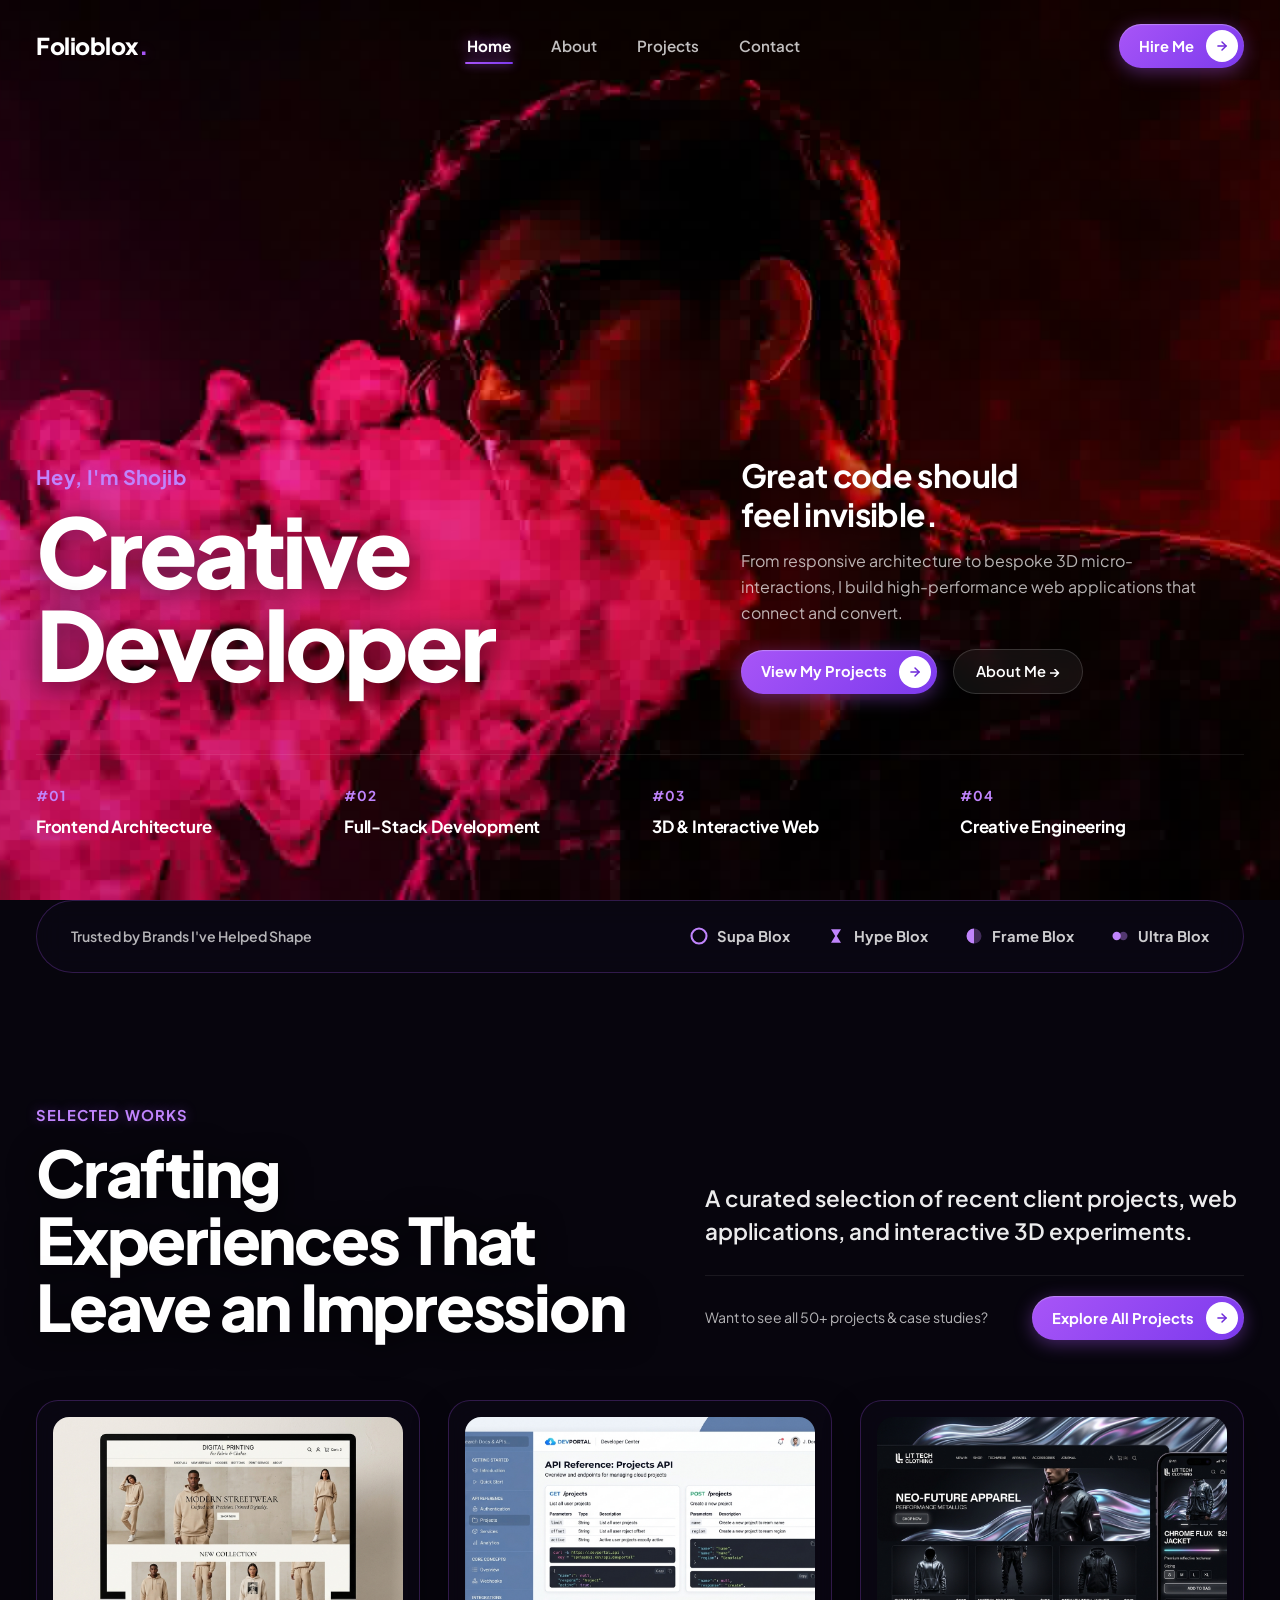
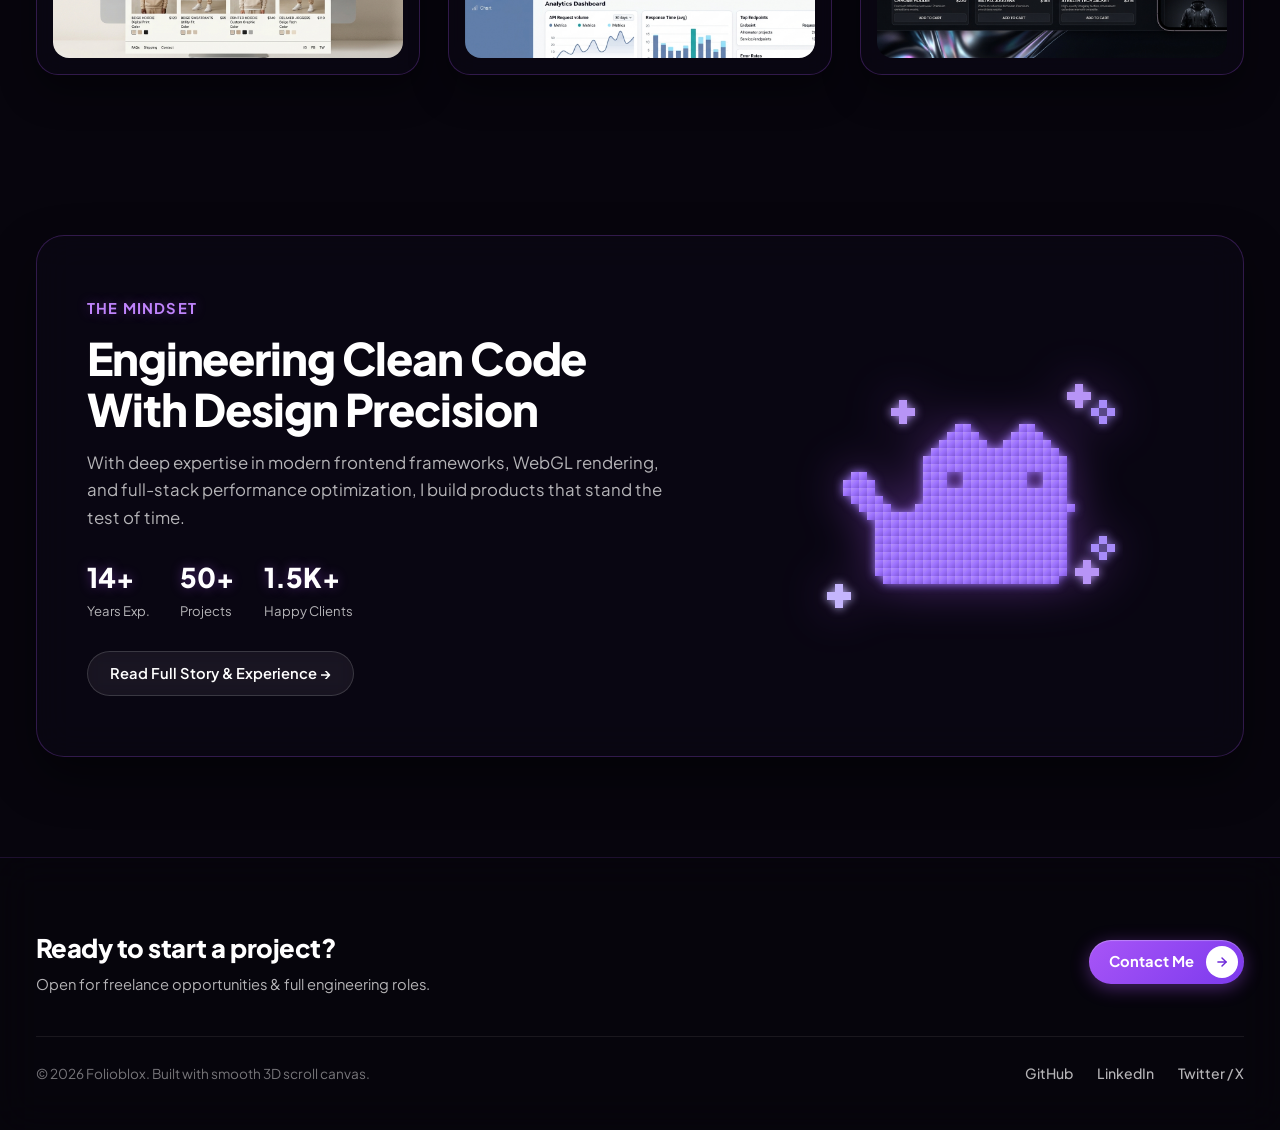
<file: index.html>
<!DOCTYPE html>
<html lang="en">

<head>
  <meta charset="UTF-8">
  <meta name="viewport" content="width=device-width, initial-scale=1.0, maximum-scale=1.0, user-scalable=no">
  <title>Shojib — Creative Web Developer &amp; UX Engineer</title>
  <meta name="description"
    content="Portfolio of Shojib, a Creative Web Developer and UX Designer focused on building clean, intuitive interfaces and high-performance digital experiences.">

  <!-- Modern Geometric Typography -->
  <link rel="preconnect" href="https://fonts.googleapis.com">
  <link rel="preconnect" href="https://fonts.gstatic.com" crossorigin>
  <link href="https://fonts.googleapis.com/css2?family=Plus+Jakarta+Sans:wght@400;500;600;700;800;900&display=swap"
    rel="stylesheet">

  <link rel="stylesheet" href="style.css?v=3.0">
</head>

<body class="page-home">

  <!-- Minimal Loader -->
  <div id="loader" class="loader">
    <div class="loader-content">
      <div class="progress-bar">
        <div class="progress-fill" id="progress-fill"></div>
      </div>
      <div class="progress-info">
        <span class="progress-text" id="progress-text">0%</span>
      </div>
    </div>
  </div>

  <!-- Fullscreen Fixed High-DPI Canvas for 3D Scroll Animation -->
  <canvas id="scroll-canvas"></canvas>

  <!-- Main Website Content Wrapper -->
  <div class="site-wrapper">

    <!-- Navigation Header -->
    <header class="site-header" id="site-header">
      <div class="header-container">
        <a href="index.html" class="brand-logo" id="brand-logo">
          Folioblox<span class="logo-dot">.</span>
        </a>

        <nav class="nav-links">
          <a href="index.html" class="nav-item active">Home</a>
          <a href="about.html" class="nav-item">About</a>
          <a href="projects.html" class="nav-item">Projects</a>
          <a href="contact.html" class="nav-item">Contact</a>
        </nav>

        <div class="header-actions">
          <a href="contact.html" class="btn-pill-purple" id="header-cta-btn">
            <span>Hire Me</span>
            <div class="arrow-circle purple">
              <svg width="14" height="14" viewBox="0 0 24 24" fill="none" stroke="currentColor" stroke-width="2.5"
                stroke-linecap="round" stroke-linejoin="round">
                <line x1="5" y1="12" x2="19" y2="12"></line>
                <polyline points="12 5 19 12 12 19"></polyline>
              </svg>
            </div>
          </a>

          <!-- Mobile Hamburger Toggle -->
          <button class="mobile-menu-btn" id="mobile-menu-toggle" aria-label="Toggle navigation menu">
            <span></span>
            <span></span>
            <span></span>
          </button>
        </div>
      </div>
    </header>

    <!-- Mobile Drawer Navigation -->
    <div class="mobile-nav-drawer" id="mobile-nav-drawer">
      <div class="mobile-nav-links">
        <a href="index.html" class="mobile-nav-item active">Home</a>
        <a href="about.html" class="mobile-nav-item">About</a>
        <a href="projects.html" class="mobile-nav-item">Projects</a>
        <a href="contact.html" class="mobile-nav-item">Contact</a>
      </div>
      <a href="contact.html" class="btn-pill-purple mobile-cta">
        <span>Hire Me</span>
        <div class="arrow-circle purple">
          <svg width="14" height="14" viewBox="0 0 24 24" fill="none" stroke="currentColor" stroke-width="2.5"
            stroke-linecap="round" stroke-linejoin="round">
            <line x1="5" y1="12" x2="19" y2="12"></line>
            <polyline points="12 5 19 12 12 19"></polyline>
          </svg>
        </div>
      </a>
    </div>

    <!-- Hero Section (Transparent with Canvas Animation Running in Background) -->
    <section class="hero-section" id="hero">
      <div class="hero-backdrop-tint"></div>

      <div class="hero-container">
        <!-- Main Top Row: Left Large Heading & Right Statement -->
        <div class="hero-main-grid">
          <div class="hero-left">
            <span class="hero-eyebrow-purple">Hey, I'm Shojib</span>
            <h1 class="hero-title">
              Creative<br>Developer
            </h1>
          </div>

          <div class="hero-right">
            <h2 class="hero-statement">Great code should<br>feel invisible.</h2>
            <p class="hero-subtext">
              From responsive architecture to bespoke 3D micro-interactions, I build high-performance web applications
              that connect and convert.
            </p>
            <div class="hero-quick-actions">
              <a href="projects.html" class="btn-pill-purple">
                <span>View My Projects</span>
                <div class="arrow-circle purple">
                  <svg width="14" height="14" viewBox="0 0 24 24" fill="none" stroke="currentColor" stroke-width="2.5"
                    stroke-linecap="round" stroke-linejoin="round">
                    <line x1="5" y1="12" x2="19" y2="12"></line>
                    <polyline points="12 5 19 12 12 19"></polyline>
                  </svg>
                </div>
              </a>
              <a href="about.html" class="btn-pill-ghost">About Me &rarr;</a>
            </div>
          </div>
        </div>

        <!-- Hero Bottom Row: Numbered Capabilities -->
        <div class="hero-capabilities-grid">
          <div class="capability-item">
            <span class="cap-num">#01</span>
            <span class="cap-title">Frontend Architecture</span>
          </div>
          <div class="capability-item">
            <span class="cap-num">#02</span>
            <span class="cap-title">Full-Stack Development</span>
          </div>
          <div class="capability-item">
            <span class="cap-num">#03</span>
            <span class="cap-title">3D &amp; Interactive Web</span>
          </div>
          <div class="capability-item">
            <span class="cap-num">#04</span>
            <span class="cap-title">Creative Engineering</span>
          </div>
        </div>
      </div>
    </section>

    <!-- Brands Strip Container with Sleek Rounded Inset -->
    <section class="brands-section" id="brands">
      <div class="brands-container">
        <span class="brands-label">Trusted by Brands I've Helped Shape</span>

        <div class="brands-logos">
          <!-- Supa Blox -->
          <div class="brand-item">
            <svg class="brand-icon" viewBox="0 0 24 24" fill="none" stroke="currentColor" stroke-width="2.5">
              <circle cx="12" cy="12" r="9" />
            </svg>
            <span class="brand-name">Supa Blox</span>
          </div>

          <!-- Hype Blox -->
          <div class="brand-item">
            <svg class="brand-icon" viewBox="0 0 24 24" fill="currentColor">
              <path d="M6 4h12l-5 8 5 8H6l5-8-5-8z" />
            </svg>
            <span class="brand-name">Hype Blox</span>
          </div>

          <!-- Frame Blox -->
          <div class="brand-item">
            <svg class="brand-icon" viewBox="0 0 24 24" fill="currentColor">
              <path d="M12 3a9 9 0 0 0 0 18V3z" />
              <path d="M12 3a9 9 0 0 1 0 18V3z" fill-opacity="0.3" />
            </svg>
            <span class="brand-name">Frame Blox</span>
          </div>

          <!-- Ultra Blox -->
          <div class="brand-item">
            <svg class="brand-icon" viewBox="0 0 24 24" fill="currentColor">
              <circle cx="8" cy="12" r="5" />
              <circle cx="16" cy="12" r="5" fill-opacity="0.4" />
            </svg>
            <span class="brand-name">Ultra Blox</span>
          </div>
        </div>
      </div>
    </section>

    <!-- Featured Projects Teaser Section -->
    <section class="showcase-section" id="featured-works">
      <div class="showcase-container">

        <!-- Header Info Row -->
        <div class="showcase-header-grid">
          <div class="showcase-header-left">
            <span class="section-tag-purple">Selected Works</span>
            <h2 class="showcase-main-title">
              Crafting<br>Experiences That<br>Leave an Impression
            </h2>
          </div>

          <div class="showcase-header-right">
            <p class="showcase-lead">
              A curated selection of recent client projects, web applications, and interactive 3D experiments.
            </p>

            <div class="showcase-action-group">
              <span class="action-subtext">Want to see all 50+ projects &amp; case studies?</span>
              <a href="projects.html" class="btn-pill-purple" id="showcase-cta-btn">
                <span>Explore All Projects</span>
                <div class="arrow-circle purple">
                  <svg width="14" height="14" viewBox="0 0 24 24" fill="none" stroke="currentColor" stroke-width="2.5"
                    stroke-linecap="round" stroke-linejoin="round">
                    <line x1="5" y1="12" x2="19" y2="12"></line>
                    <polyline points="12 5 19 12 12 19"></polyline>
                  </svg>
                </div>
              </a>
            </div>
          </div>
        </div>

        <!-- 3 Featured Project Cards Grid -->
        <div class="projects-grid">
          <!-- Card 1: Fabric & Clothes -->
          <article class="project-card">
            <a href="projects.html" class="card-link-wrapper">
              <div class="card-image-wrap">
                <img src="assets/project-fabric.jpg" alt="Digital Printing for Fabric & Clothes" class="card-img"
                  loading="lazy">
                <div class="card-overlay">
                  <span class="card-category">E-Commerce &amp; 3D</span>
                  <h3 class="card-title">Digital Fabric &amp; Streetwear</h3>
                  <span class="card-link-text">Explore Project &rarr;</span>
                </div>
              </div>
            </a>
          </article>

          <!-- Card 2: DevPortal SaaS -->
          <article class="project-card">
            <a href="projects.html" class="card-link-wrapper">
              <div class="card-image-wrap">
                <img src="assets/project-saas.jpg" alt="DevPortal Cloud Documentation" class="card-img" loading="lazy">
                <div class="card-overlay">
                  <span class="card-category">SaaS &amp; API Hub</span>
                  <h3 class="card-title">DevPortal Cloud API</h3>
                  <span class="card-link-text">Explore Project &rarr;</span>
                </div>
              </div>
            </a>
          </article>

          <!-- Card 3: Lit Tech 3D Web -->
          <article class="project-card">
            <a href="projects.html" class="card-link-wrapper">
              <div class="card-image-wrap">
                <img src="assets/project-chrome.jpg" alt="Lit Tech Neo-Future Clothing" class="card-img" loading="lazy">
                <div class="card-overlay">
                  <span class="card-category">3D WebGL Experience</span>
                  <h3 class="card-title">Lit Tech Liquid Chrome</h3>
                  <span class="card-link-text">Explore Project &rarr;</span>
                </div>
              </div>
            </a>
          </article>
        </div>

      </div>
    </section>

    <!-- About Teaser Glass Card -->
    <section class="about-teaser-section">
      <div class="content-container">
        <div class="about-teaser-card">
          <div class="about-teaser-info">
            <span class="section-tag-purple">The Mindset</span>
            <h2 class="about-teaser-heading">Engineering Clean Code With Design Precision</h2>
            <p class="about-teaser-desc">
              With deep expertise in modern frontend frameworks, WebGL rendering, and full-stack performance
              optimization,
              I build products that stand the test of time.
            </p>
            <div class="teaser-stats-inline">
              <div class="inline-stat">
                <strong>14+</strong>
                <span>Years Exp.</span>
              </div>
              <div class="inline-stat">
                <strong>50+</strong>
                <span>Projects</span>
              </div>
              <div class="inline-stat">
                <strong>1.5K+</strong>
                <span>Happy Clients</span>
              </div>
            </div>
            <a href="about.html" class="btn-pill-ghost">Read Full Story &amp; Experience &rarr;</a>
          </div>

          <div class="about-teaser-graphic">
            <img src="assets/pixel-cat.svg" alt="Mascot illustration" class="teaser-cat-img" loading="lazy">
          </div>
        </div>
      </div>
    </section>

    <!-- Contact & Footer Section -->
    <footer class="site-footer" id="contact">
      <div class="footer-container">
        <div class="footer-top">
          <div>
            <h3 class="footer-heading">Ready to start a project?</h3>
            <p class="footer-sub">Open for freelance opportunities &amp; full engineering roles.</p>
          </div>
          <a href="contact.html" class="btn-pill-purple">
            <span>Contact Me</span>
            <div class="arrow-circle purple">
              <svg width="14" height="14" viewBox="0 0 24 24" fill="none" stroke="currentColor" stroke-width="2.5"
                stroke-linecap="round" stroke-linejoin="round">
                <line x1="5" y1="12" x2="19" y2="12"></line>
                <polyline points="12 5 19 12 12 19"></polyline>
              </svg>
            </div>
          </a>
        </div>

        <div class="footer-bottom">
          <p class="copyright">&copy; 2026 Folioblox. Built with smooth 3D scroll canvas.</p>
          <div class="footer-socials">
            <a href="https://github.com/shojib-80" target="_blank" rel="noreferrer">GitHub</a>
            <a href="https://linkedin.com" target="_blank" rel="noreferrer">LinkedIn</a>
            <a href="https://twitter.com" target="_blank" rel="noreferrer">Twitter / X</a>
          </div>
        </div>
      </div>
    </footer>

  </div>

  <script src="script.js?v=3.0"></script>
</body>

</html>
</file>
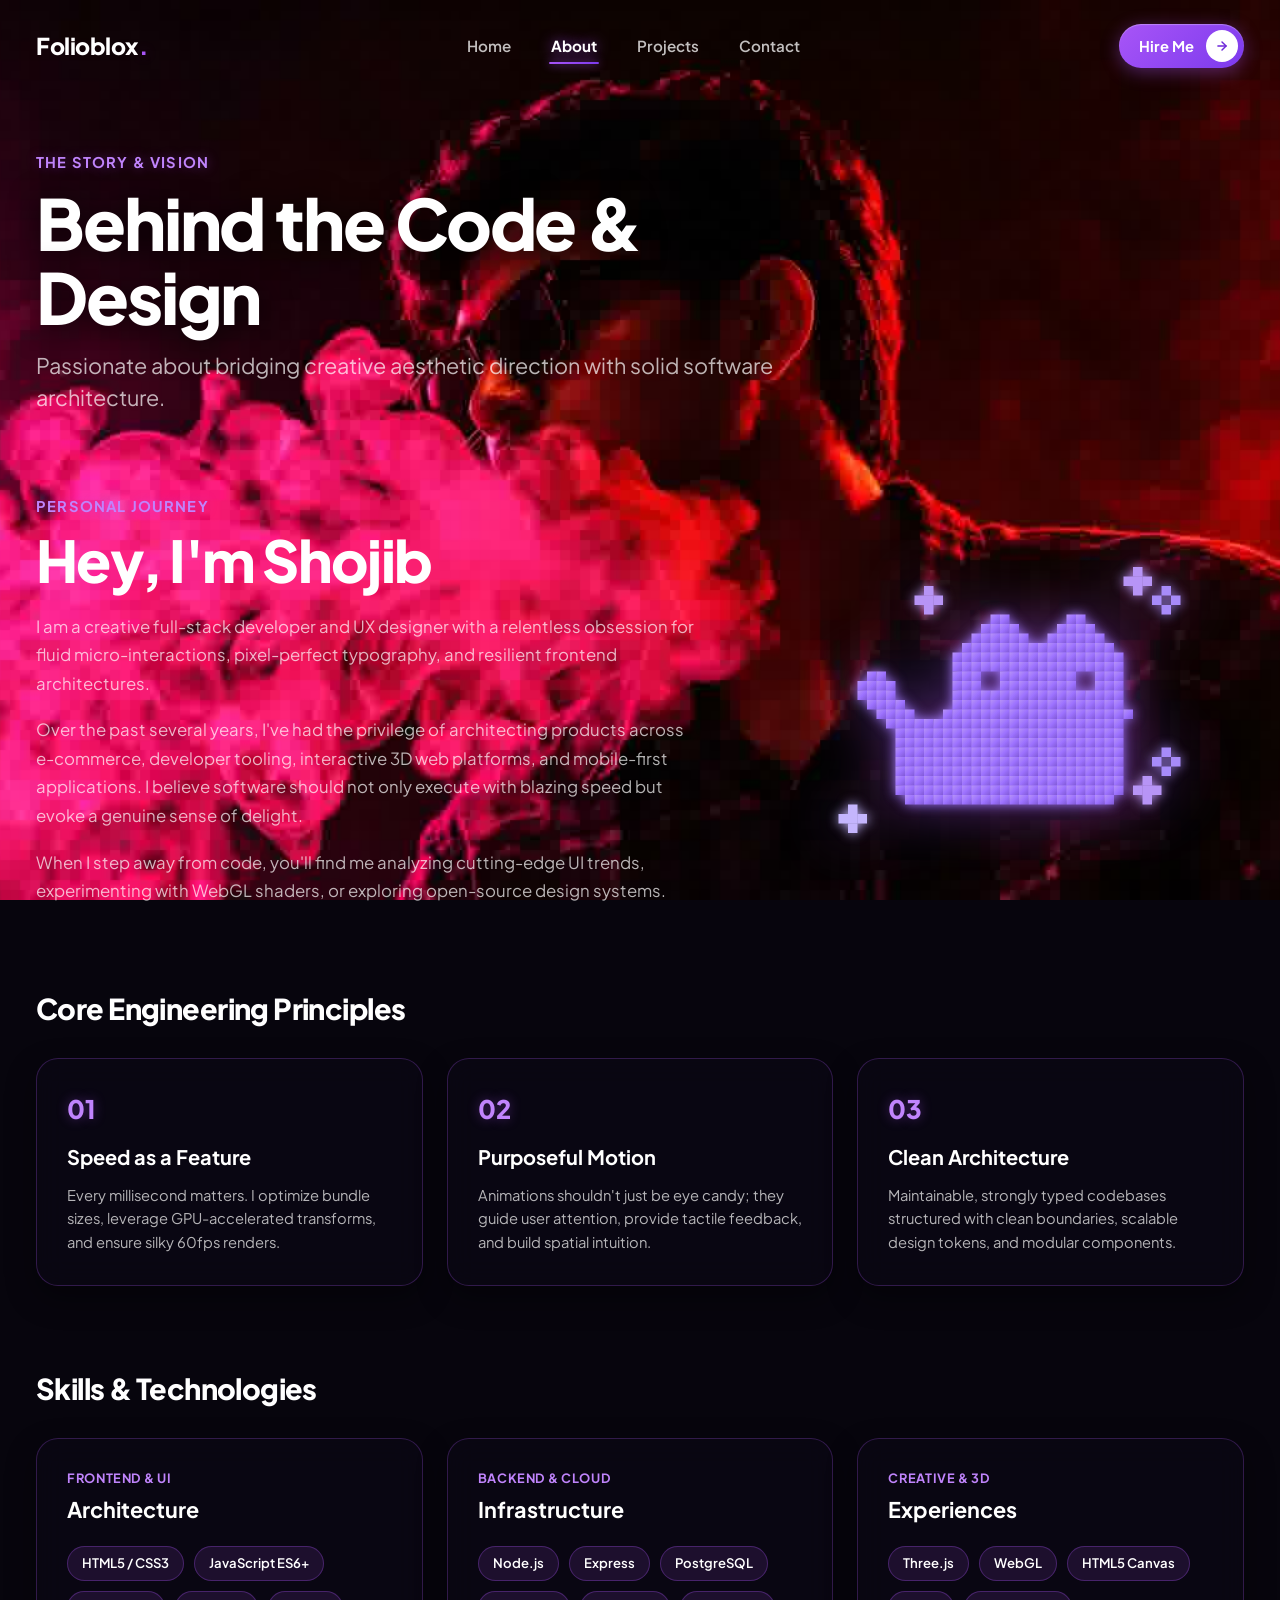
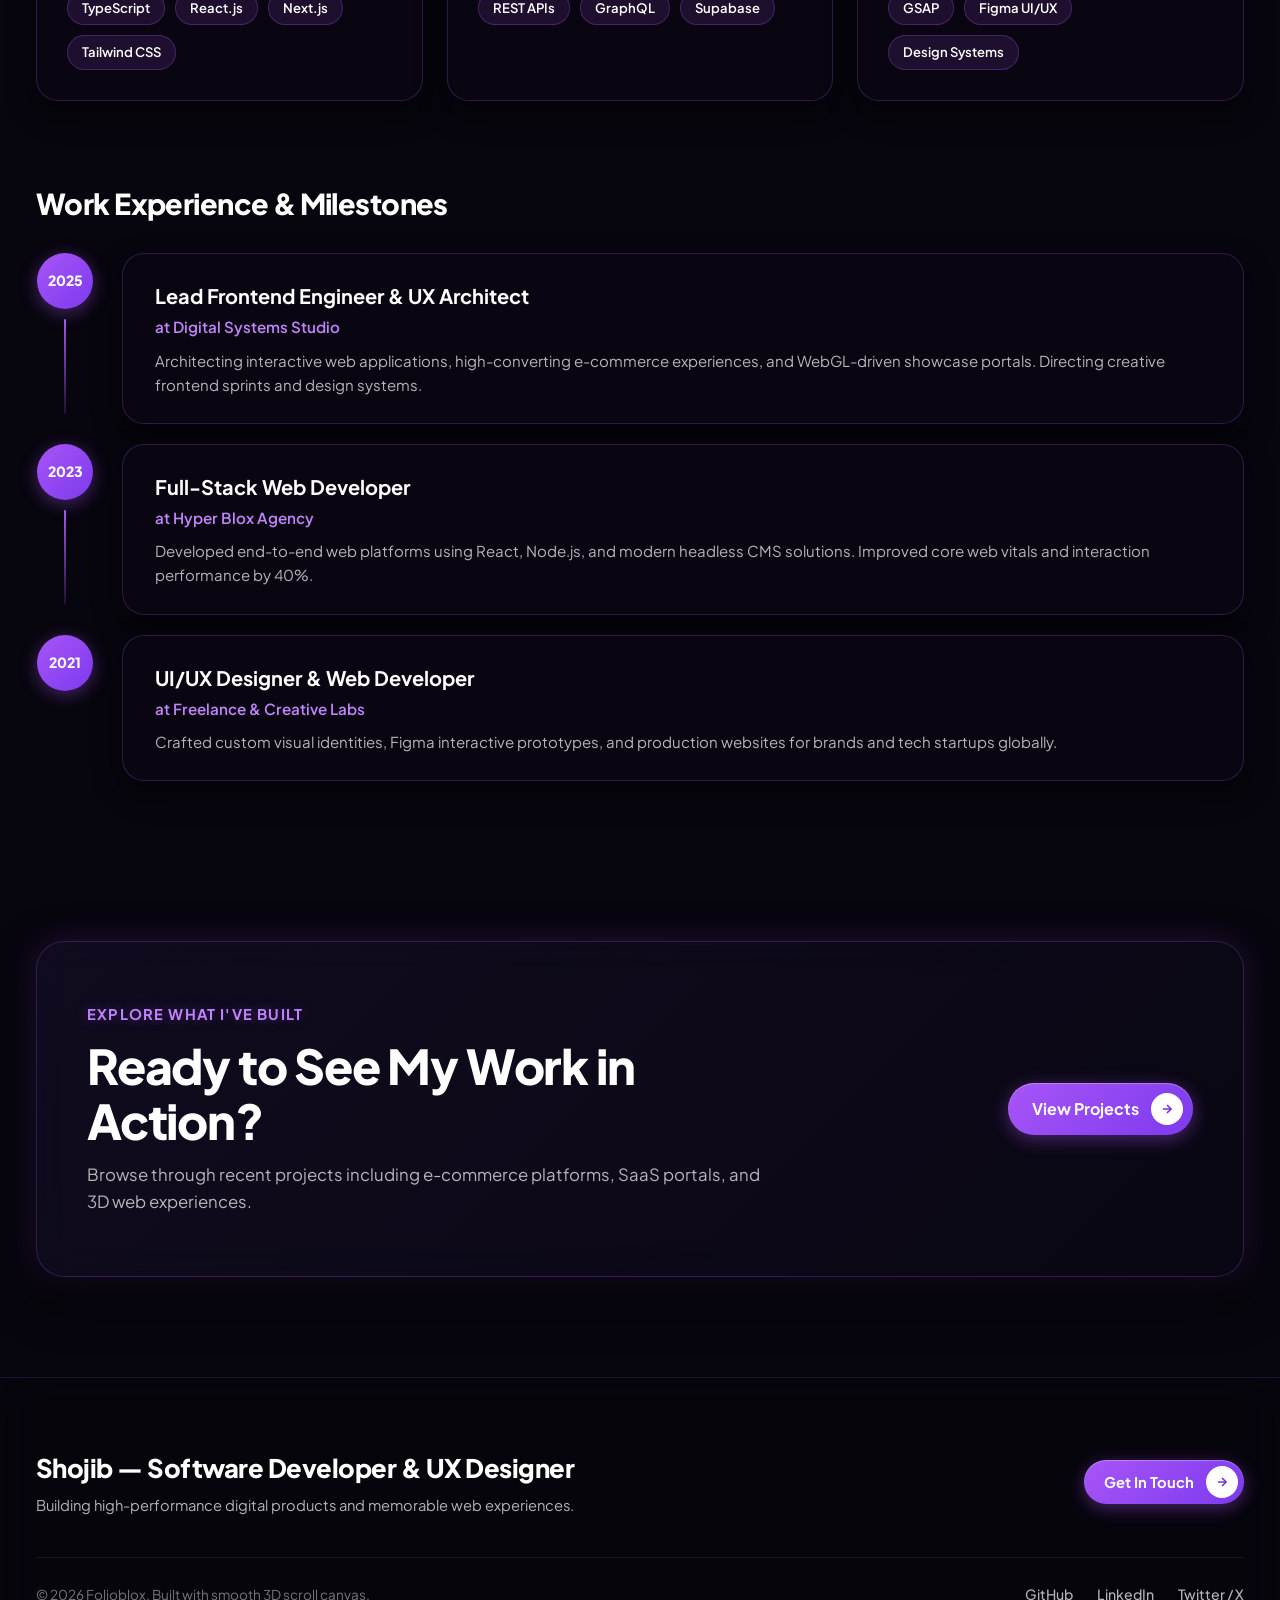
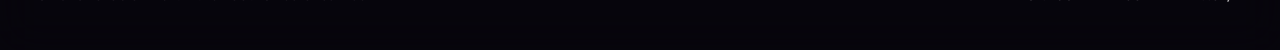
<file: about.html>
<!DOCTYPE html>
<html lang="en">

<head>
  <meta charset="UTF-8">
  <meta name="viewport" content="width=device-width, initial-scale=1.0, maximum-scale=1.0, user-scalable=no">
  <title>About Me — Shojib | Creative Developer &amp; UX Engineer</title>
  <meta name="description"
    content="Learn about Shojib's background, journey, engineering philosophy, and design mindset for building intuitive high-performance digital products.">

  <!-- Modern Geometric Typography -->
  <link rel="preconnect" href="https://fonts.googleapis.com">
  <link rel="preconnect" href="https://fonts.gstatic.com" crossorigin>
  <link href="https://fonts.googleapis.com/css2?family=Plus+Jakarta+Sans:wght@400;500;600;700;800;900&display=swap"
    rel="stylesheet">

  <link rel="stylesheet" href="style.css?v=3.0">
</head>

<body class="page-about">

  <!-- Minimal Loader -->
  <div id="loader" class="loader">
    <div class="loader-content">
      <div class="progress-bar">
        <div class="progress-fill" id="progress-fill"></div>
      </div>
      <div class="progress-info">
        <span class="progress-text" id="progress-text">0%</span>
      </div>
    </div>
  </div>

  <!-- Fullscreen Fixed High-DPI Canvas for 3D Scroll Animation -->
  <canvas id="scroll-canvas"></canvas>

  <!-- Main Website Content Wrapper -->
  <div class="site-wrapper">

    <!-- Navigation Header -->
    <header class="site-header" id="site-header">
      <div class="header-container">
        <a href="index.html" class="brand-logo" id="brand-logo">
          Folioblox<span class="logo-dot">.</span>
        </a>

        <nav class="nav-links">
          <a href="index.html" class="nav-item">Home</a>
          <a href="about.html" class="nav-item active">About</a>
          <a href="projects.html" class="nav-item">Projects</a>
          <a href="contact.html" class="nav-item">Contact</a>
        </nav>

        <div class="header-actions">
          <a href="contact.html" class="btn-pill-purple" id="header-cta-btn">
            <span>Hire Me</span>
            <div class="arrow-circle purple">
              <svg width="14" height="14" viewBox="0 0 24 24" fill="none" stroke="currentColor" stroke-width="2.5"
                stroke-linecap="round" stroke-linejoin="round">
                <line x1="5" y1="12" x2="19" y2="12"></line>
                <polyline points="12 5 19 12 12 19"></polyline>
              </svg>
            </div>
          </a>

          <!-- Mobile Hamburger Toggle -->
          <button class="mobile-menu-btn" id="mobile-menu-toggle" aria-label="Toggle navigation menu">
            <span></span>
            <span></span>
            <span></span>
          </button>
        </div>
      </div>
    </header>

    <!-- Mobile Drawer Navigation -->
    <div class="mobile-nav-drawer" id="mobile-nav-drawer">
      <div class="mobile-nav-links">
        <a href="index.html" class="mobile-nav-item">Home</a>
        <a href="about.html" class="mobile-nav-item active">About</a>
        <a href="projects.html" class="mobile-nav-item">Projects</a>
        <a href="contact.html" class="mobile-nav-item">Contact</a>
      </div>
      <a href="contact.html" class="btn-pill-purple mobile-cta">
        <span>Hire Me</span>
        <div class="arrow-circle purple">
          <svg width="14" height="14" viewBox="0 0 24 24" fill="none" stroke="currentColor" stroke-width="2.5"
            stroke-linecap="round" stroke-linejoin="round">
            <line x1="5" y1="12" x2="19" y2="12"></line>
            <polyline points="12 5 19 12 12 19"></polyline>
          </svg>
        </div>
      </a>
    </div>

    <!-- About Hero Introduction -->
    <section class="page-intro-section" id="about-intro">
      <div class="content-container">
        <div class="page-intro-text">
          <span class="section-tag-purple">The Story &amp; Vision</span>
          <h1 class="page-intro-title">Behind the Code &amp; Design</h1>
          <p class="page-intro-sub">
            Passionate about bridging creative aesthetic direction with solid software architecture.
          </p>
        </div>
      </div>
    </section>

    <!-- Dedicated About Section -->
    <section class="about-section" id="about">
      <div class="about-container">

        <!-- Top Story: "About Me" & Pixel Art Mascot -->
        <div class="about-story-grid">
          <div class="about-text-col">
            <span class="section-tag-purple">Personal Journey</span>
            <h2 class="about-heading">Hey, I'm Shojib</h2>
            <div class="about-paragraphs">
              <p>
                I am a creative full-stack developer and UX designer with a relentless obsession for fluid micro-interactions,
                pixel-perfect typography, and resilient frontend architectures.
              </p>
              <p>
                Over the past several years, I've had the privilege of architecting products across e-commerce, developer tooling,
                interactive 3D web platforms, and mobile-first applications. I believe software should not only execute with blazing speed
                but evoke a genuine sense of delight.
              </p>
              <p>
                When I step away from code, you'll find me analyzing cutting-edge UI trends, experimenting with WebGL shaders,
                or exploring open-source design systems.
              </p>
            </div>
          </div>

          <div class="about-mascot-col">
            <div class="pixel-mascot-wrap">
              <img src="assets/pixel-cat.svg" alt="Pixel Art Creative Mascot" class="pixel-cat-img" loading="eager">
            </div>
          </div>
        </div>

        <!-- Engineering Philosophy Grid -->
        <div class="philosophy-block">
          <h3 class="about-subheading">Core Engineering Principles</h3>
          <div class="philosophy-grid">
            <div class="philosophy-card">
              <div class="philosophy-num">01</div>
              <h4 class="philosophy-title">Speed as a Feature</h4>
              <p class="philosophy-text">
                Every millisecond matters. I optimize bundle sizes, leverage GPU-accelerated transforms, and ensure silky 60fps renders.
              </p>
            </div>
            <div class="philosophy-card">
              <div class="philosophy-num">02</div>
              <h4 class="philosophy-title">Purposeful Motion</h4>
              <p class="philosophy-text">
                Animations shouldn't just be eye candy; they guide user attention, provide tactile feedback, and build spatial intuition.
              </p>
            </div>
            <div class="philosophy-card">
              <div class="philosophy-num">03</div>
              <h4 class="philosophy-title">Clean Architecture</h4>
              <p class="philosophy-text">
                Maintainable, strongly typed codebases structured with clean boundaries, scalable design tokens, and modular components.
              </p>
            </div>
          </div>
        </div>

        <!-- Skills & Technologies Subsection -->
        <div class="about-skills-block">
          <h3 class="about-subheading">Skills &amp; Technologies</h3>

          <div class="skills-cards-grid">
            <!-- Card 1 -->
            <div class="skill-card">
              <div class="skill-card-header">
                <span class="skill-card-category">Frontend &amp; UI</span>
                <h4 class="skill-card-title">Architecture</h4>
              </div>
              <div class="skill-tags">
                <span class="skill-tag">HTML5 / CSS3</span>
                <span class="skill-tag">JavaScript ES6+</span>
                <span class="skill-tag">TypeScript</span>
                <span class="skill-tag">React.js</span>
                <span class="skill-tag">Next.js</span>
                <span class="skill-tag">Tailwind CSS</span>
              </div>
            </div>

            <!-- Card 2 -->
            <div class="skill-card">
              <div class="skill-card-header">
                <span class="skill-card-category">Backend &amp; Cloud</span>
                <h4 class="skill-card-title">Infrastructure</h4>
              </div>
              <div class="skill-tags">
                <span class="skill-tag">Node.js</span>
                <span class="skill-tag">Express</span>
                <span class="skill-tag">PostgreSQL</span>
                <span class="skill-tag">REST APIs</span>
                <span class="skill-tag">GraphQL</span>
                <span class="skill-tag">Supabase</span>
              </div>
            </div>

            <!-- Card 3 -->
            <div class="skill-card">
              <div class="skill-card-header">
                <span class="skill-card-category">Creative &amp; 3D</span>
                <h4 class="skill-card-title">Experiences</h4>
              </div>
              <div class="skill-tags">
                <span class="skill-tag">Three.js</span>
                <span class="skill-tag">WebGL</span>
                <span class="skill-tag">HTML5 Canvas</span>
                <span class="skill-tag">GSAP</span>
                <span class="skill-tag">Figma UI/UX</span>
                <span class="skill-tag">Design Systems</span>
              </div>
            </div>
          </div>
        </div>

        <!-- Experience Timeline Subsection -->
        <div class="about-experience-block">
          <h3 class="about-subheading">Work Experience &amp; Milestones</h3>

          <div class="experience-timeline">
            <!-- Experience Item 1 -->
            <div class="timeline-item">
              <div class="timeline-badge-wrap">
                <div class="timeline-year-node">2025</div>
                <div class="timeline-stem"></div>
              </div>
              <div class="timeline-card">
                <h4 class="timeline-role">Lead Frontend Engineer &amp; UX Architect</h4>
                <span class="timeline-company">at Digital Systems Studio</span>
                <p class="timeline-desc">
                  Architecting interactive web applications, high-converting e-commerce experiences, and WebGL-driven showcase portals. Directing creative frontend sprints and design systems.
                </p>
              </div>
            </div>

            <!-- Experience Item 2 -->
            <div class="timeline-item">
              <div class="timeline-badge-wrap">
                <div class="timeline-year-node">2023</div>
                <div class="timeline-stem"></div>
              </div>
              <div class="timeline-card">
                <h4 class="timeline-role">Full-Stack Web Developer</h4>
                <span class="timeline-company">at Hyper Blox Agency</span>
                <p class="timeline-desc">
                  Developed end-to-end web platforms using React, Node.js, and modern headless CMS solutions. Improved core web vitals and interaction performance by 40%.
                </p>
              </div>
            </div>

            <!-- Experience Item 3 -->
            <div class="timeline-item">
              <div class="timeline-badge-wrap">
                <div class="timeline-year-node">2021</div>
              </div>
              <div class="timeline-card">
                <h4 class="timeline-role">UI/UX Designer &amp; Web Developer</h4>
                <span class="timeline-company">at Freelance &amp; Creative Labs</span>
                <p class="timeline-desc">
                  Crafted custom visual identities, Figma interactive prototypes, and production websites for brands and tech startups globally.
                </p>
              </div>
            </div>
          </div>
        </div>

      </div>
    </section>

    <!-- Call to Action Banner -->
    <section class="cta-banner-section">
      <div class="content-container">
        <div class="cta-glow-card">
          <div class="cta-card-content">
            <span class="section-tag-purple">Explore What I've Built</span>
            <h2 class="cta-title">Ready to See My Work in Action?</h2>
            <p class="cta-subtext">
              Browse through recent projects including e-commerce platforms, SaaS portals, and 3D web experiences.
            </p>
          </div>
          <div class="cta-card-actions">
            <a href="projects.html" class="btn-pill-purple cta-btn">
              <span>View Projects</span>
              <div class="arrow-circle purple">
                <svg width="14" height="14" viewBox="0 0 24 24" fill="none" stroke="currentColor" stroke-width="2.5">
                  <line x1="5" y1="12" x2="19" y2="12"></line>
                  <polyline points="12 5 19 12 12 19"></polyline>
                </svg>
              </div>
            </a>
          </div>
        </div>
      </div>
    </section>

    <!-- Site Footer -->
    <footer class="site-footer" id="footer">
      <div class="footer-container">
        <div class="footer-top">
          <div>
            <h3 class="footer-heading">Shojib — Software Developer &amp; UX Designer</h3>
            <p class="footer-sub">Building high-performance digital products and memorable web experiences.</p>
          </div>
          <a href="contact.html" class="btn-pill-purple">
            <span>Get In Touch</span>
            <div class="arrow-circle purple">
              <svg width="14" height="14" viewBox="0 0 24 24" fill="none" stroke="currentColor" stroke-width="2.5">
                <line x1="5" y1="12" x2="19" y2="12"></line>
                <polyline points="12 5 19 12 12 19"></polyline>
              </svg>
            </div>
          </a>
        </div>

        <div class="footer-bottom">
          <p class="copyright">&copy; 2026 Folioblox. Built with smooth 3D scroll canvas.</p>
          <div class="footer-socials">
            <a href="https://github.com/shojib-80" target="_blank" rel="noreferrer">GitHub</a>
            <a href="https://linkedin.com" target="_blank" rel="noreferrer">LinkedIn</a>
            <a href="https://twitter.com" target="_blank" rel="noreferrer">Twitter / X</a>
          </div>
        </div>
      </div>
    </footer>

  </div>

  <script src="script.js?v=3.0"></script>
</body>

</html>
</file>
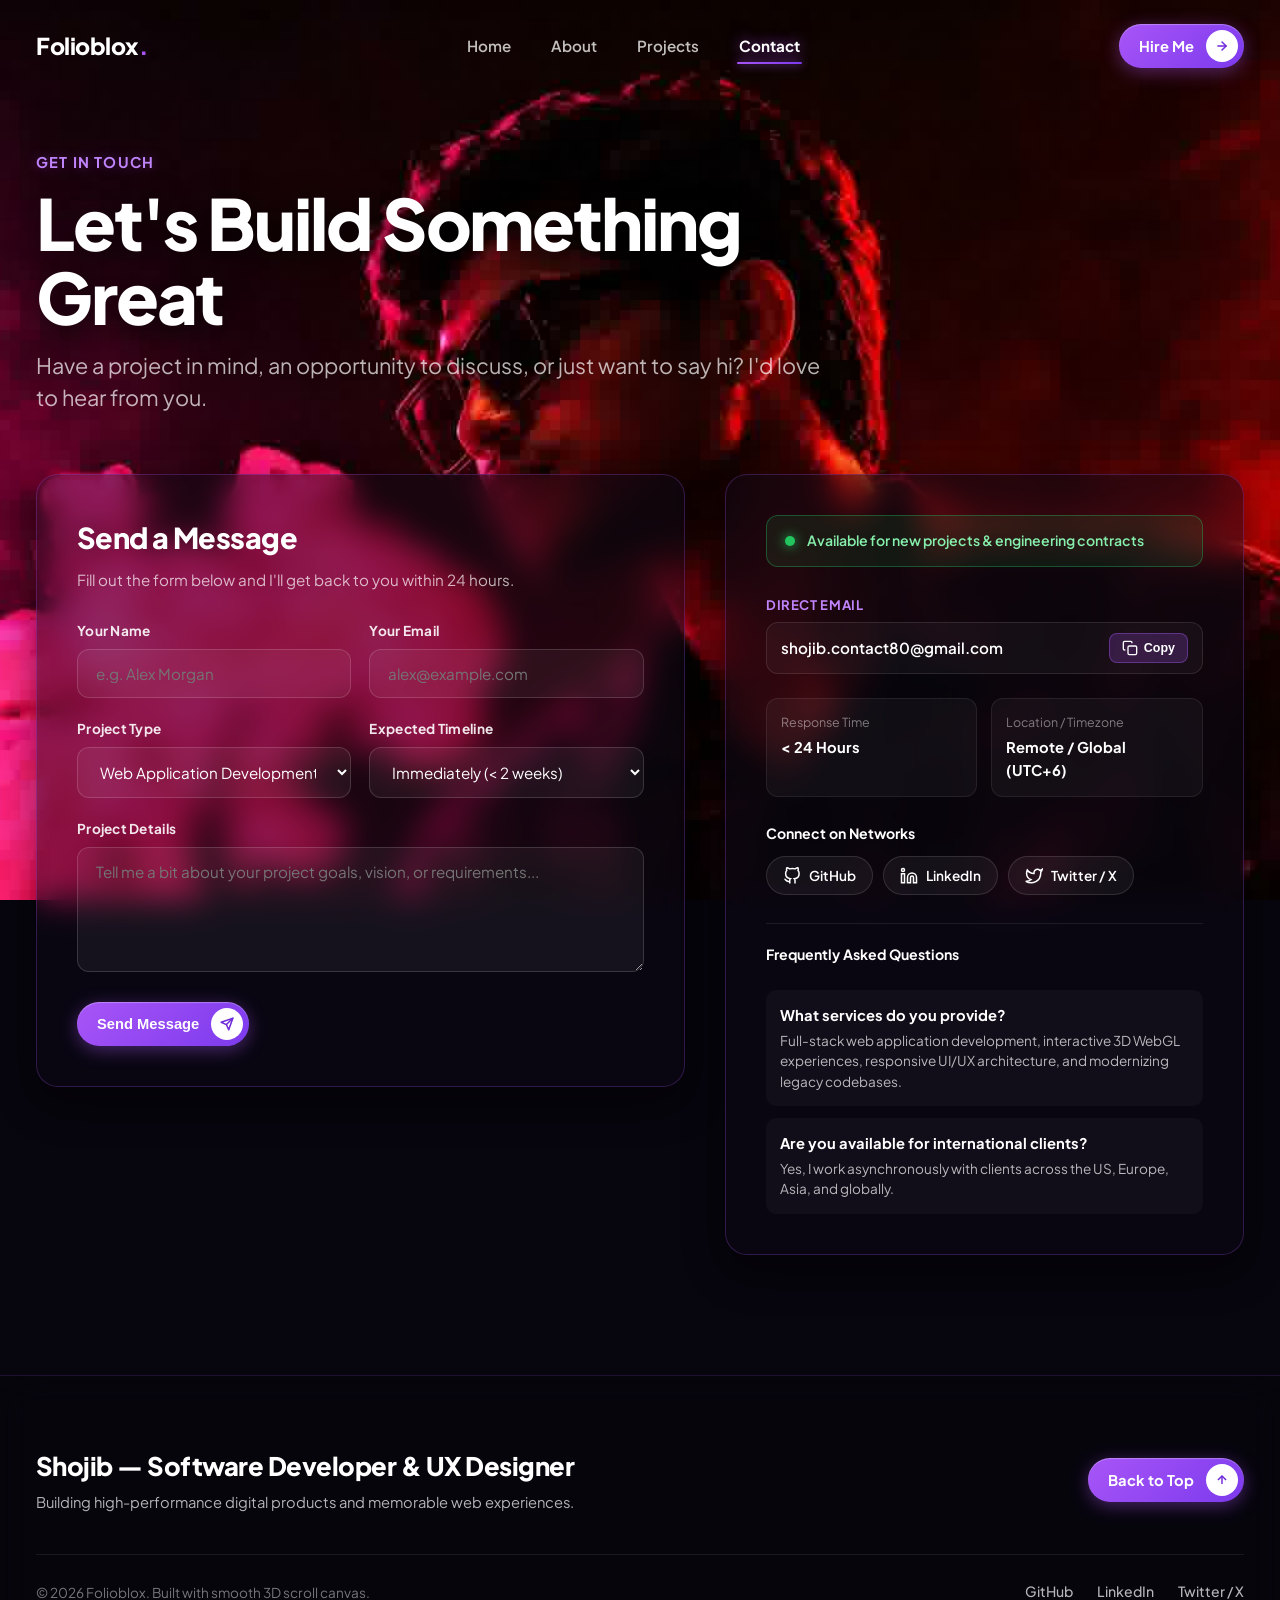
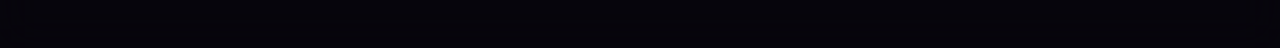
<file: contact.html>
<!DOCTYPE html>
<html lang="en">

<head>
  <meta charset="UTF-8">
  <meta name="viewport" content="width=device-width, initial-scale=1.0, maximum-scale=1.0, user-scalable=no">
  <title>Contact &amp; Hire — Shojib | Creative Web Developer &amp; Engineer</title>
  <meta name="description"
    content="Get in touch with Shojib for web development projects, UI/UX architecture, freelance contracts, or technical consultations.">

  <!-- Modern Geometric Typography -->
  <link rel="preconnect" href="https://fonts.googleapis.com">
  <link rel="preconnect" href="https://fonts.gstatic.com" crossorigin>
  <link href="https://fonts.googleapis.com/css2?family=Plus+Jakarta+Sans:wght@400;500;600;700;800;900&display=swap"
    rel="stylesheet">

  <link rel="stylesheet" href="style.css?v=3.0">
</head>

<body class="page-contact">

  <!-- Minimal Loader -->
  <div id="loader" class="loader">
    <div class="loader-content">
      <div class="progress-bar">
        <div class="progress-fill" id="progress-fill"></div>
      </div>
      <div class="progress-info">
        <span class="progress-text" id="progress-text">0%</span>
      </div>
    </div>
  </div>

  <!-- Fullscreen Fixed High-DPI Canvas for 3D Scroll Animation -->
  <canvas id="scroll-canvas"></canvas>

  <!-- Main Website Content Wrapper -->
  <div class="site-wrapper">

    <!-- Navigation Header -->
    <header class="site-header" id="site-header">
      <div class="header-container">
        <a href="index.html" class="brand-logo" id="brand-logo">
          Folioblox<span class="logo-dot">.</span>
        </a>

        <nav class="nav-links">
          <a href="index.html" class="nav-item">Home</a>
          <a href="about.html" class="nav-item">About</a>
          <a href="projects.html" class="nav-item">Projects</a>
          <a href="contact.html" class="nav-item active">Contact</a>
        </nav>

        <div class="header-actions">
          <a href="contact.html" class="btn-pill-purple" id="header-cta-btn">
            <span>Hire Me</span>
            <div class="arrow-circle purple">
              <svg width="14" height="14" viewBox="0 0 24 24" fill="none" stroke="currentColor" stroke-width="2.5"
                stroke-linecap="round" stroke-linejoin="round">
                <line x1="5" y1="12" x2="19" y2="12"></line>
                <polyline points="12 5 19 12 12 19"></polyline>
              </svg>
            </div>
          </a>

          <!-- Mobile Hamburger Toggle -->
          <button class="mobile-menu-btn" id="mobile-menu-toggle" aria-label="Toggle navigation menu">
            <span></span>
            <span></span>
            <span></span>
          </button>
        </div>
      </div>
    </header>

    <!-- Mobile Drawer Navigation -->
    <div class="mobile-nav-drawer" id="mobile-nav-drawer">
      <div class="mobile-nav-links">
        <a href="index.html" class="mobile-nav-item">Home</a>
        <a href="about.html" class="mobile-nav-item">About</a>
        <a href="projects.html" class="mobile-nav-item">Projects</a>
        <a href="contact.html" class="mobile-nav-item active">Contact</a>
      </div>
      <a href="contact.html" class="btn-pill-purple mobile-cta">
        <span>Hire Me</span>
        <div class="arrow-circle purple">
          <svg width="14" height="14" viewBox="0 0 24 24" fill="none" stroke="currentColor" stroke-width="2.5"
            stroke-linecap="round" stroke-linejoin="round">
            <line x1="5" y1="12" x2="19" y2="12"></line>
            <polyline points="12 5 19 12 12 19"></polyline>
          </svg>
        </div>
      </a>
    </div>

    <!-- Contact Intro Header -->
    <section class="page-intro-section" id="contact-intro">
      <div class="content-container">
        <div class="page-intro-text">
          <span class="section-tag-purple">Get in Touch</span>
          <h1 class="page-intro-title">Let's Build Something Great</h1>
          <p class="page-intro-sub">
            Have a project in mind, an opportunity to discuss, or just want to say hi? I'd love to hear from you.
          </p>
        </div>
      </div>
    </section>

    <!-- Main Contact Section (Transparent Glass Cards) -->
    <section class="contact-main-section" id="contact-content">
      <div class="content-container">
        <div class="contact-dual-grid">

          <!-- Left Column: Interactive Contact Form -->
          <div class="contact-form-glass-card">
            <h3 class="contact-card-title">Send a Message</h3>
            <p class="contact-card-sub">Fill out the form below and I'll get back to you within 24 hours.</p>

            <form class="interactive-contact-form" id="contact-form">
              <div class="form-row-2">
                <div class="form-group">
                  <label for="contact-name" class="form-label">Your Name</label>
                  <input type="text" id="contact-name" name="name" class="glass-input" placeholder="e.g. Alex Morgan"
                    required>
                </div>
                <div class="form-group">
                  <label for="contact-email" class="form-label">Your Email</label>
                  <input type="email" id="contact-email" name="email" class="glass-input"
                    placeholder="alex@example.com" required>
                </div>
              </div>

              <div class="form-row-2">
                <div class="form-group">
                  <label for="contact-service" class="form-label">Project Type</label>
                  <select id="contact-service" name="service" class="glass-input">
                    <option value="web-dev">Web Application Development</option>
                    <option value="ui-ux">UI/UX &amp; Product Design</option>
                    <option value="3d-webgl">3D &amp; Interactive WebGL</option>
                    <option value="fullstack">Full-Stack Engineering</option>
                    <option value="consulting">Technical Consultation</option>
                  </select>
                </div>
                <div class="form-group">
                  <label for="contact-budget" class="form-label">Expected Timeline</label>
                  <select id="contact-budget" name="timeline" class="glass-input">
                    <option value="urgent">Immediately (&lt; 2 weeks)</option>
                    <option value="1month">1 - 2 Months</option>
                    <option value="flexible">Flexible / Planning</option>
                  </select>
                </div>
              </div>

              <div class="form-group">
                <label for="contact-message" class="form-label">Project Details</label>
                <textarea id="contact-message" name="message" class="glass-textarea" rows="5"
                  placeholder="Tell me a bit about your project goals, vision, or requirements..." required></textarea>
              </div>

              <button type="submit" class="btn-pill-purple form-submit-btn" id="contact-submit-btn">
                <span>Send Message</span>
                <div class="arrow-circle purple">
                  <svg width="14" height="14" viewBox="0 0 24 24" fill="none" stroke="currentColor" stroke-width="2.5"
                    stroke-linecap="round" stroke-linejoin="round">
                    <line x1="22" y1="2" x2="11" y2="13"></line>
                    <polygon points="22 2 15 22 11 13 2 9 22 2"></polygon>
                  </svg>
                </div>
              </button>

              <div class="form-status-msg" id="form-status" style="display: none;"></div>
            </form>
          </div>

          <!-- Right Column: Direct Info & Availability Status -->
          <div class="contact-info-glass-card">
            <div class="availability-badge">
              <span class="status-pulse-dot"></span>
              <span class="status-text">Available for new projects &amp; engineering contracts</span>
            </div>

            <div class="direct-contact-item">
              <span class="direct-label">Direct Email</span>
              <div class="direct-value-wrap">
                <a href="mailto:shojib.contact80@gmail.com" class="direct-email-link"
                  id="direct-email-link">shojib.contact80@gmail.com</a>
                <button class="copy-email-btn" id="copy-email-btn" title="Copy to clipboard">
                  <svg width="16" height="16" viewBox="0 0 24 24" fill="none" stroke="currentColor" stroke-width="2">
                    <rect x="9" y="9" width="13" height="13" rx="2" ry="2"></rect>
                    <path d="M5 15H4a2 2 0 0 1-2-2V4a2 2 0 0 1 2-2h9a2 2 0 0 1 2 2v1"></path>
                  </svg>
                  <span id="copy-feedback">Copy</span>
                </button>
              </div>
            </div>

            <div class="info-blocks-grid">
              <div class="info-mini-block">
                <span class="info-mini-label">Response Time</span>
                <span class="info-mini-val">&lt; 24 Hours</span>
              </div>
              <div class="info-mini-block">
                <span class="info-mini-label">Location / Timezone</span>
                <span class="info-mini-val">Remote / Global (UTC+6)</span>
              </div>
            </div>

            <div class="social-connect-block">
              <span class="social-block-title">Connect on Networks</span>
              <div class="social-links-pills">
                <a href="https://github.com/shojib-80" target="_blank" rel="noreferrer" class="social-pill">
                  <svg width="18" height="18" viewBox="0 0 24 24" fill="none" stroke="currentColor" stroke-width="2">
                    <path
                      d="M9 19c-5 1.5-5-2.5-7-3m14 6v-3.87a3.37 3.37 0 0 0-.94-2.61c3.14-.35 6.44-1.54 6.44-7A5.44 5.44 0 0 0 20 4.77 5.07 5.07 0 0 0 19.91 1S18.73.65 16 2.48a13.38 13.38 0 0 0-7 0C6.27.65 5.09 1 5.09 1A5.07 5.07 0 0 0 5 4.77a5.44 5.44 0 0 0-1.5 3.78c0 5.42 3.3 6.61 6.44 7A3.37 3.37 0 0 0 9 18.13V22">
                    </path>
                  </svg>
                  <span>GitHub</span>
                </a>

                <a href="https://linkedin.com" target="_blank" rel="noreferrer" class="social-pill">
                  <svg width="18" height="18" viewBox="0 0 24 24" fill="none" stroke="currentColor" stroke-width="2">
                    <path d="M16 8a6 6 0 0 1 6 6v7h-4v-7a2 2 0 0 0-2-2 2 2 0 0 0-2 2v7h-4v-7a6 6 0 0 1 6-6z"></path>
                    <rect x="2" y="9" width="4" height="12"></rect>
                    <circle cx="4" cy="4" r="2"></circle>
                  </svg>
                  <span>LinkedIn</span>
                </a>

                <a href="https://twitter.com" target="_blank" rel="noreferrer" class="social-pill">
                  <svg width="18" height="18" viewBox="0 0 24 24" fill="none" stroke="currentColor" stroke-width="2">
                    <path
                      d="M23 3a10.9 10.9 0 0 1-3.14 1.53 4.48 4.48 0 0 0-7.86 3v1A10.66 10.66 0 0 1 3 4s-4 9 5 13a11.64 11.64 0 0 1-7 2c9 5 20 0 20-11.5a4.5 4.5 0 0 0-.08-.83A7.72 7.72 0 0 0 23 3z">
                    </path>
                  </svg>
                  <span>Twitter / X</span>
                </a>
              </div>
            </div>

            <div class="faq-accordion-block">
              <span class="social-block-title">Frequently Asked Questions</span>
              <div class="faq-item">
                <h4 class="faq-q">What services do you provide?</h4>
                <p class="faq-a">Full-stack web application development, interactive 3D WebGL experiences, responsive UI/UX architecture, and modernizing legacy codebases.</p>
              </div>
              <div class="faq-item">
                <h4 class="faq-q">Are you available for international clients?</h4>
                <p class="faq-a">Yes, I work asynchronously with clients across the US, Europe, Asia, and globally.</p>
              </div>
            </div>

          </div>

        </div>
      </div>
    </section>

    <!-- Site Footer -->
    <footer class="site-footer" id="footer">
      <div class="footer-container">
        <div class="footer-top">
          <div>
            <h3 class="footer-heading">Shojib — Software Developer &amp; UX Designer</h3>
            <p class="footer-sub">Building high-performance digital products and memorable web experiences.</p>
          </div>
          <a href="#contact-intro" class="btn-pill-purple">
            <span>Back to Top</span>
            <div class="arrow-circle purple">
              <svg width="14" height="14" viewBox="0 0 24 24" fill="none" stroke="currentColor" stroke-width="2.5">
                <line x1="12" y1="19" x2="12" y2="5"></line>
                <polyline points="5 12 12 5 19 12"></polyline>
              </svg>
            </div>
          </a>
        </div>

        <div class="footer-bottom">
          <p class="copyright">&copy; 2026 Folioblox. Built with smooth 3D scroll canvas.</p>
          <div class="footer-socials">
            <a href="https://github.com/shojib-80" target="_blank" rel="noreferrer">GitHub</a>
            <a href="https://linkedin.com" target="_blank" rel="noreferrer">LinkedIn</a>
            <a href="https://twitter.com" target="_blank" rel="noreferrer">Twitter / X</a>
          </div>
        </div>
      </div>
    </footer>

  </div>

  <script src="script.js?v=3.0"></script>
</body>

</html>
</file>
<file: style.css>
/* ==========================================================================
   Design System & Tokens - Dark Translucent Cyber-Violet
   ========================================================================== */
*, *::before, *::after {
  box-sizing: border-box;
  margin: 0;
  padding: 0;
}

:root {
  --bg-dark: #07050d;
  --bg-card: rgba(14, 11, 26, 0.45);
  --bg-card-hover: rgba(22, 17, 38, 0.65);
  --text-primary: #ffffff;
  --text-muted: rgba(255, 255, 255, 0.7);
  --text-faint: rgba(255, 255, 255, 0.45);

  /* Neon Purple / Violet Palette */
  --accent-purple: #8B5CF6;
  --accent-purple-bright: #A855F7;
  --accent-purple-light: #C084FC;
  --accent-purple-dark: #6D28D9;
  --accent-purple-gradient: linear-gradient(135deg, #A855F7 0%, #7C3AED 100%);
  --accent-purple-glow: rgba(168, 85, 247, 0.4);
  --accent-purple-glow-heavy: rgba(168, 85, 247, 0.7);
  --accent-purple-border: rgba(168, 85, 247, 0.25);
  --accent-purple-border-hover: rgba(192, 132, 252, 0.65);

  /* Accent Orange for highlights */
  --accent-orange: #FF5E1E;
  --accent-glow: rgba(255, 94, 30, 0.35);

  --border-subtle: rgba(255, 255, 255, 0.08);
  --font-main: 'Plus Jakarta Sans', -apple-system, BlinkMacSystemFont, "Segoe UI", Roboto, sans-serif;
  --radius-pill: 9999px;
  --radius-card: 22px;
  --radius-sm: 12px;
}

html {
  font-family: var(--font-main);
  background-color: var(--bg-dark);
  color: var(--text-primary);
  scroll-behavior: smooth;
  overflow-x: hidden;
  overscroll-behavior-y: none;
}

body {
  position: relative;
  width: 100%;
  min-height: 100%;
  overflow-x: hidden;
  background-color: transparent !important;
  color: var(--text-primary);
  line-height: 1.55;
  -webkit-font-smoothing: antialiased;
}

/* Custom Sleek Scrollbar */
::-webkit-scrollbar {
  width: 7px;
}
::-webkit-scrollbar-track {
  background: rgba(7, 5, 13, 0.95);
}
::-webkit-scrollbar-thumb {
  background: rgba(168, 85, 247, 0.35);
  border-radius: 4px;
}
::-webkit-scrollbar-thumb:hover {
  background: var(--accent-purple-bright);
}

/* ==========================================================================
   Fixed High-DPI Canvas for 3D Scroll Animation (Always Behind Content)
   ========================================================================== */
#scroll-canvas {
  position: fixed;
  top: 0;
  left: 0;
  width: 100vw;
  height: 100vh;
  z-index: 1;
  pointer-events: none;
  background-color: #06040a;
  will-change: transform;
}

/* Loader Screen */
.loader {
  position: fixed;
  inset: 0;
  z-index: 9999;
  display: flex;
  align-items: center;
  justify-content: center;
  background-color: var(--bg-dark);
  transition: opacity 0.6s cubic-bezier(0.16, 1, 0.3, 1), visibility 0.6s;
}

.loader.hidden {
  opacity: 0;
  visibility: hidden;
  pointer-events: none;
}

.loader-content {
  display: flex;
  flex-direction: column;
  align-items: center;
  gap: 16px;
  width: 220px;
}

.progress-bar {
  width: 100%;
  height: 3px;
  background: rgba(255, 255, 255, 0.1);
  border-radius: 4px;
  overflow: hidden;
}

.progress-fill {
  width: 0%;
  height: 100%;
  background: var(--accent-purple-gradient);
  box-shadow: 0 0 14px var(--accent-purple-glow);
  transition: width 0.12s ease-out;
}

.progress-text {
  font-size: 0.8rem;
  font-weight: 600;
  letter-spacing: 0.15em;
  color: var(--text-muted);
}

/* ==========================================================================
   Layout & Website Wrapper (Completely Transparent)
   ========================================================================== */
.site-wrapper {
  position: relative;
  z-index: 2;
  width: 100%;
  background: transparent !important;
}

.content-container {
  max-width: 1360px;
  margin: 0 auto;
  padding: 0 36px;
  position: relative;
}

/* ==========================================================================
   Site Header / Navigation
   ========================================================================== */
.site-header {
  position: fixed;
  top: 0;
  left: 0;
  width: 100%;
  z-index: 100;
  padding: 24px 36px;
  transition: background-color 0.3s ease, backdrop-filter 0.3s ease, padding 0.3s ease, border-color 0.3s ease;
}

.site-header.scrolled {
  background-color: rgba(7, 5, 13, 0.75);
  backdrop-filter: blur(20px);
  -webkit-backdrop-filter: blur(20px);
  padding: 16px 36px;
  border-bottom: 1px solid rgba(168, 85, 247, 0.18);
  box-shadow: 0 8px 32px rgba(0, 0, 0, 0.4);
}

.header-container {
  max-width: 1360px;
  margin: 0 auto;
  display: flex;
  align-items: center;
  justify-content: space-between;
}

.brand-logo {
  font-size: 1.45rem;
  font-weight: 800;
  letter-spacing: -0.02em;
  color: #ffffff;
  text-decoration: none;
  display: inline-flex;
  align-items: center;
}

.logo-dot {
  color: var(--accent-purple-bright);
  text-shadow: 0 0 12px var(--accent-purple-glow);
}

.nav-links {
  display: flex;
  align-items: center;
  gap: 36px;
}

.nav-item {
  color: rgba(255, 255, 255, 0.75);
  font-size: 0.95rem;
  font-weight: 600;
  text-decoration: none;
  transition: color 0.25s ease, text-shadow 0.25s ease;
  position: relative;
  padding: 6px 2px;
}

.nav-item:hover {
  color: #ffffff;
  text-shadow: 0 0 12px rgba(168, 85, 247, 0.6);
}

.nav-item.active {
  color: #ffffff;
  font-weight: 700;
  text-shadow: 0 0 14px rgba(168, 85, 247, 0.8);
}

.nav-item.active::after {
  content: '';
  position: absolute;
  bottom: 0;
  left: 0;
  width: 100%;
  height: 2px;
  background: var(--accent-purple-gradient);
  border-radius: 2px;
  box-shadow: 0 0 10px var(--accent-purple-bright);
}

.header-actions {
  display: flex;
  align-items: center;
  gap: 16px;
}

/* Buttons */
.btn-pill-purple {
  display: inline-flex;
  align-items: center;
  gap: 12px;
  background: var(--accent-purple-gradient);
  color: #ffffff;
  font-size: 0.92rem;
  font-weight: 700;
  text-decoration: none;
  padding: 6px 6px 6px 20px;
  border-radius: var(--radius-pill);
  box-shadow: 0 4px 18px var(--accent-purple-glow), inset 0 1px 1px rgba(255, 255, 255, 0.3);
  transition: transform 0.25s cubic-bezier(0.16, 1, 0.3, 1), box-shadow 0.25s ease;
  border: none;
  cursor: pointer;
}

.btn-pill-purple:hover {
  transform: translateY(-2px);
  box-shadow: 0 8px 30px var(--accent-purple-glow-heavy);
}

.btn-pill-ghost {
  display: inline-flex;
  align-items: center;
  gap: 10px;
  background: rgba(255, 255, 255, 0.06);
  backdrop-filter: blur(10px);
  color: #ffffff;
  font-size: 0.92rem;
  font-weight: 600;
  text-decoration: none;
  padding: 10px 22px;
  border-radius: var(--radius-pill);
  border: 1px solid rgba(255, 255, 255, 0.15);
  transition: all 0.25s ease;
  cursor: pointer;
}

.btn-pill-ghost:hover {
  background: rgba(168, 85, 247, 0.18);
  border-color: var(--accent-purple-light);
  transform: translateY(-2px);
}

.arrow-circle {
  width: 32px;
  height: 32px;
  border-radius: 50%;
  display: flex;
  align-items: center;
  justify-content: center;
  flex-shrink: 0;
  transition: transform 0.25s ease;
}

.arrow-circle.purple {
  background-color: #ffffff;
  color: var(--accent-purple-dark);
}

.btn-pill-purple:hover .arrow-circle {
  transform: translateX(2px);
}

/* Mobile Hamburger Button */
.mobile-menu-btn {
  display: none;
  flex-direction: column;
  justify-content: space-around;
  width: 32px;
  height: 28px;
  background: transparent;
  border: none;
  cursor: pointer;
  padding: 0;
  z-index: 101;
}

.mobile-menu-btn span {
  width: 100%;
  height: 2px;
  background-color: #ffffff;
  border-radius: 2px;
  transition: all 0.3s ease;
}

.mobile-menu-btn.open span:nth-child(1) {
  transform: translateY(9px) rotate(45deg);
}

.mobile-menu-btn.open span:nth-child(2) {
  opacity: 0;
}

.mobile-menu-btn.open span:nth-child(3) {
  transform: translateY(-9px) rotate(-45deg);
}

/* Mobile Drawer */
.mobile-nav-drawer {
  position: fixed;
  top: 0;
  right: -100%;
  width: 80%;
  max-width: 340px;
  height: 100vh;
  background: rgba(10, 7, 20, 0.95);
  backdrop-filter: blur(24px);
  -webkit-backdrop-filter: blur(24px);
  border-left: 1px solid var(--accent-purple-border);
  z-index: 99;
  display: flex;
  flex-direction: column;
  justify-content: center;
  padding: 40px;
  gap: 30px;
  transition: right 0.4s cubic-bezier(0.16, 1, 0.3, 1);
}

.mobile-nav-drawer.open {
  right: 0;
}

.mobile-nav-links {
  display: flex;
  flex-direction: column;
  gap: 22px;
}

.mobile-nav-item {
  color: rgba(255, 255, 255, 0.85);
  font-size: 1.3rem;
  font-weight: 700;
  text-decoration: none;
  transition: color 0.2s ease;
}

.mobile-nav-item.active,
.mobile-nav-item:hover {
  color: var(--accent-purple-bright);
}

.mobile-cta {
  width: fit-content;
}

/* ==========================================================================
   Page Intro Header (for About and Contact)
   ========================================================================== */
.page-intro-section {
  position: relative;
  padding: 150px 0 40px;
  background: transparent !important;
}

.page-intro-text {
  max-width: 800px;
}

.section-tag-purple {
  display: inline-block;
  font-size: 0.92rem;
  font-weight: 700;
  color: var(--accent-purple-light);
  letter-spacing: 0.08em;
  text-transform: uppercase;
  margin-bottom: 12px;
  text-shadow: 0 0 12px var(--accent-purple-glow);
}

.page-intro-title {
  font-size: clamp(2.6rem, 5.5vw, 4.4rem);
  font-weight: 800;
  line-height: 1.05;
  letter-spacing: -0.03em;
  color: #ffffff;
  margin-bottom: 16px;
  text-shadow: 0 4px 30px rgba(0, 0, 0, 0.85);
}

.page-intro-sub {
  font-size: clamp(1.1rem, 2vw, 1.35rem);
  color: var(--text-muted);
  line-height: 1.5;
}

/* ==========================================================================
   Hero Section (Home Page)
   ========================================================================== */
.hero-section {
  position: relative;
  min-height: 100vh;
  display: flex;
  flex-direction: column;
  justify-content: flex-end;
  padding: 140px 36px 60px;
  background: transparent !important;
}

.hero-backdrop-tint {
  position: absolute;
  inset: 0;
  background: radial-gradient(circle at 30% 40%, rgba(0, 0, 0, 0.05) 0%, rgba(0, 0, 0, 0.35) 100%);
  pointer-events: none;
  z-index: 1;
}

.hero-container {
  position: relative;
  z-index: 2;
  max-width: 1360px;
  width: 100%;
  margin: 0 auto;
  display: flex;
  flex-direction: column;
  gap: 60px;
}

.hero-main-grid {
  display: grid;
  grid-template-columns: 1.3fr 1fr;
  align-items: center;
  gap: 50px;
}

.hero-eyebrow-purple {
  display: inline-block;
  font-size: 1.25rem;
  font-weight: 700;
  color: var(--accent-purple-light);
  margin-bottom: 12px;
  letter-spacing: 0.02em;
  text-shadow: 0 0 12px var(--accent-purple-glow);
}

.hero-title {
  font-size: clamp(3.4rem, 7.5vw, 6.8rem);
  font-weight: 800;
  line-height: 0.96;
  letter-spacing: -0.04em;
  color: #ffffff;
  text-shadow: 0 4px 30px rgba(0, 0, 0, 0.7);
}

.hero-right {
  align-self: center;
  max-width: 480px;
}

.hero-statement {
  font-size: clamp(1.4rem, 2.5vw, 2.2rem);
  font-weight: 700;
  line-height: 1.22;
  letter-spacing: -0.02em;
  color: #ffffff;
  text-shadow: 0 2px 20px rgba(0, 0, 0, 0.6);
  margin-bottom: 14px;
}

.hero-subtext {
  font-size: 1rem;
  line-height: 1.6;
  color: var(--text-muted);
  margin-bottom: 24px;
}

.hero-quick-actions {
  display: flex;
  align-items: center;
  gap: 16px;
  flex-wrap: wrap;
}

.hero-capabilities-grid {
  display: grid;
  grid-template-columns: repeat(4, 1fr);
  gap: 24px;
  padding-top: 30px;
  border-top: 1px solid var(--border-subtle);
}

.capability-item {
  display: flex;
  flex-direction: column;
  gap: 8px;
}

.cap-num {
  font-size: 0.85rem;
  font-weight: 700;
  color: var(--accent-purple-light);
  letter-spacing: 0.08em;
}

.cap-title {
  font-size: 1.05rem;
  font-weight: 700;
  color: #ffffff;
  letter-spacing: -0.01em;
}

/* ==========================================================================
   PROJECTS PAGE: Hero Section (Matches user reference image)
   ========================================================================== */
.project-hero-section {
  position: relative;
  min-height: 90vh;
  display: flex;
  flex-direction: column;
  justify-content: center;
  padding: 150px 36px 70px;
  background: transparent !important;
}

.project-hero-grid {
  display: grid;
  grid-template-columns: 1.3fr 1fr;
  align-items: center;
  gap: 60px;
}

.project-hero-content {
  display: flex;
  flex-direction: column;
  gap: 18px;
}

.project-hero-title {
  font-size: clamp(2.8rem, 5.5vw, 5.2rem);
  font-weight: 800;
  line-height: 1.02;
  letter-spacing: -0.035em;
  color: #ffffff;
  text-shadow: 0 4px 30px rgba(0, 0, 0, 0.85);
}

.title-gradient {
  background: linear-gradient(135deg, #ffffff 30%, #C084FC 100%);
  -webkit-background-clip: text;
  -webkit-text-fill-color: transparent;
}

.project-hero-tagline {
  font-size: clamp(1.05rem, 1.8vw, 1.25rem);
  color: var(--text-muted);
  line-height: 1.6;
  max-width: 580px;
}

/* Hero Stats Row */
.hero-stats-row {
  display: flex;
  align-items: center;
  gap: 20px;
  margin-top: 16px;
  flex-wrap: wrap;
}

.stat-card {
  background-color: var(--bg-card);
  backdrop-filter: blur(14px);
  -webkit-backdrop-filter: blur(14px);
  border: 1px solid var(--accent-purple-border);
  border-radius: 16px;
  padding: 18px 24px;
  min-width: 140px;
  box-shadow: 0 10px 28px rgba(0, 0, 0, 0.35);
  transition: transform 0.25s ease, border-color 0.25s ease, box-shadow 0.25s ease;
}

.stat-card:hover {
  transform: translateY(-4px);
  border-color: var(--accent-purple-border-hover);
  box-shadow: 0 14px 34px rgba(0, 0, 0, 0.5), 0 0 20px var(--accent-purple-glow);
}

.stat-number {
  display: block;
  font-size: 2rem;
  font-weight: 800;
  color: #ffffff;
  letter-spacing: -0.02em;
  text-shadow: 0 0 16px var(--accent-purple-glow);
}

.stat-label {
  display: block;
  font-size: 0.82rem;
  font-weight: 600;
  color: var(--text-muted);
  margin-top: 4px;
}

/* Hero Avatar with Neon Violet Halo */
.project-hero-avatar-wrap {
  display: flex;
  justify-content: center;
  align-items: center;
}

.neon-avatar-halo {
  position: relative;
  width: clamp(260px, 30vw, 360px);
  height: clamp(260px, 30vw, 360px);
  border-radius: 50%;
  display: flex;
  align-items: center;
  justify-content: center;
  animation: floatAvatar 6s ease-in-out infinite;
}

.neon-avatar-halo::before {
  content: '';
  position: absolute;
  inset: -12px;
  border-radius: 50%;
  background: radial-gradient(circle, rgba(168, 85, 247, 0.45) 0%, rgba(124, 58, 237, 0.1) 60%, transparent 75%);
  filter: blur(16px);
  z-index: 1;
  animation: pulseGlow 4s ease-in-out infinite alternate;
}

.neon-avatar-border {
  position: relative;
  z-index: 2;
  width: 100%;
  height: 100%;
  border-radius: 50%;
  padding: 6px;
  background: linear-gradient(135deg, #C084FC, #7C3AED, #3B82F6);
  box-shadow: 0 0 35px var(--accent-purple-glow-heavy), inset 0 0 15px rgba(168, 85, 247, 0.5);
  overflow: hidden;
}

.avatar-photo {
  width: 100%;
  height: 100%;
  border-radius: 50%;
  object-fit: cover;
  display: block;
}

@keyframes floatAvatar {
  0%, 100% {
    transform: translateY(0px);
  }
  50% {
    transform: translateY(-12px);
  }
}

@keyframes pulseGlow {
  0% {
    opacity: 0.6;
    transform: scale(0.96);
  }
  100% {
    opacity: 1;
    transform: scale(1.04);
  }
}

/* ==========================================================================
   Section: My Quality Services (Matches reference image)
   ========================================================================== */
.services-glow-section {
  position: relative;
  padding: 90px 0 110px;
  background: transparent !important;
}

.section-heading-center {
  text-align: center;
  margin-bottom: 50px;
}

.section-title-glow {
  font-size: clamp(2.4rem, 4.5vw, 3.8rem);
  font-weight: 800;
  letter-spacing: -0.03em;
  color: #ffffff;
  text-shadow: 0 4px 30px rgba(0, 0, 0, 0.85), 0 0 25px rgba(168, 85, 247, 0.35);
}

.services-cards-grid {
  display: grid;
  grid-template-columns: repeat(4, 1fr);
  gap: 24px;
}

.service-glow-card {
  position: relative;
  background-color: var(--bg-card);
  backdrop-filter: blur(16px);
  -webkit-backdrop-filter: blur(16px);
  border: 1px solid var(--accent-purple-border);
  border-radius: var(--radius-card);
  padding: 34px 26px;
  display: flex;
  flex-direction: column;
  gap: 14px;
  box-shadow: 0 14px 32px rgba(0, 0, 0, 0.4);
  transition: transform 0.35s cubic-bezier(0.16, 1, 0.3, 1), border-color 0.35s ease, box-shadow 0.35s ease;
  overflow: hidden;
}

.service-glow-card:hover {
  transform: translateY(-8px);
  border-color: var(--accent-purple-border-hover);
  box-shadow: 0 20px 42px rgba(0, 0, 0, 0.55), 0 0 28px rgba(168, 85, 247, 0.3);
}

.service-card-icon {
  width: 52px;
  height: 52px;
  border-radius: 14px;
  background: rgba(168, 85, 247, 0.15);
  color: var(--accent-purple-light);
  display: flex;
  align-items: center;
  justify-content: center;
  border: 1px solid rgba(168, 85, 247, 0.3);
  margin-bottom: 6px;
  transition: transform 0.3s ease, background-color 0.3s ease;
}

.service-glow-card:hover .service-card-icon {
  transform: scale(1.08);
  background: rgba(168, 85, 247, 0.3);
  color: #ffffff;
}

.service-title {
  font-size: 1.35rem;
  font-weight: 700;
  color: #ffffff;
  letter-spacing: -0.015em;
}

.service-desc {
  font-size: 0.94rem;
  color: var(--text-muted);
  line-height: 1.6;
}

.service-glow-line {
  position: absolute;
  bottom: 0;
  left: 0;
  width: 0%;
  height: 2px;
  background: var(--accent-purple-gradient);
  transition: width 0.35s ease;
}

.service-glow-card:hover .service-glow-line {
  width: 100%;
}

/* ==========================================================================
   Section: My Recent Works (Matches reference image)
   ========================================================================== */
.works-glow-section {
  position: relative;
  padding: 90px 0 120px;
  background: transparent !important;
}

.works-filter-bar {
  display: flex;
  justify-content: center;
  align-items: center;
  gap: 12px;
  margin-bottom: 40px;
  flex-wrap: wrap;
}

.filter-tab {
  background: rgba(255, 255, 255, 0.05);
  backdrop-filter: blur(10px);
  border: 1px solid rgba(255, 255, 255, 0.12);
  color: rgba(255, 255, 255, 0.75);
  font-size: 0.88rem;
  font-weight: 600;
  padding: 8px 20px;
  border-radius: var(--radius-pill);
  cursor: pointer;
  transition: all 0.25s ease;
}

.filter-tab:hover {
  background: rgba(168, 85, 247, 0.15);
  color: #ffffff;
  border-color: var(--accent-purple-border);
}

.filter-tab.active {
  background: var(--accent-purple-gradient);
  color: #ffffff;
  border-color: transparent;
  box-shadow: 0 4px 18px var(--accent-purple-glow);
}

.works-cards-grid {
  display: grid;
  grid-template-columns: repeat(2, 1fr);
  gap: 32px;
}

.work-showcase-card {
  position: relative;
  background-color: var(--bg-card);
  backdrop-filter: blur(16px);
  -webkit-backdrop-filter: blur(16px);
  border: 1px solid var(--accent-purple-border);
  border-radius: var(--radius-card);
  padding: 20px;
  display: flex;
  flex-direction: column;
  gap: 18px;
  box-shadow: 0 16px 36px rgba(0, 0, 0, 0.45);
  transition: transform 0.35s cubic-bezier(0.16, 1, 0.3, 1), border-color 0.35s ease, box-shadow 0.35s ease;
  cursor: pointer;
}

.work-showcase-card:hover {
  transform: translateY(-8px);
  border-color: var(--accent-purple-border-hover);
  box-shadow: 0 24px 48px rgba(0, 0, 0, 0.6), 0 0 28px rgba(168, 85, 247, 0.35);
}

.work-image-holder {
  position: relative;
  width: 100%;
  aspect-ratio: 16 / 10;
  border-radius: 16px;
  overflow: hidden;
  background: rgba(0, 0, 0, 0.2);
}

.work-image {
  width: 100%;
  height: 100%;
  object-fit: cover;
  transition: transform 0.6s cubic-bezier(0.16, 1, 0.3, 1), filter 0.3s ease;
}

.work-showcase-card:hover .work-image {
  transform: scale(1.05);
  filter: brightness(1.08);
}

.work-image-overlay {
  position: absolute;
  inset: 0;
  background: linear-gradient(180deg, transparent 50%, rgba(7, 5, 13, 0.8) 100%);
  display: flex;
  align-items: flex-end;
  justify-content: flex-end;
  padding: 16px;
  opacity: 0;
  transition: opacity 0.3s ease;
}

.work-showcase-card:hover .work-image-overlay {
  opacity: 1;
}

.work-open-badge {
  display: inline-flex;
  align-items: center;
  gap: 8px;
  background: var(--accent-purple-gradient);
  color: #ffffff;
  padding: 8px 14px;
  border-radius: var(--radius-pill);
  font-size: 0.82rem;
  font-weight: 700;
  box-shadow: 0 4px 16px var(--accent-purple-glow);
}

.work-meta {
  display: flex;
  flex-direction: column;
  gap: 6px;
}

.work-category {
  font-size: 0.82rem;
  font-weight: 700;
  color: var(--accent-purple-light);
  letter-spacing: 0.05em;
  text-transform: uppercase;
}

.work-title {
  font-size: 1.45rem;
  font-weight: 700;
  color: #ffffff;
  letter-spacing: -0.02em;
}

.work-snippet {
  font-size: 0.92rem;
  color: var(--text-muted);
  line-height: 1.5;
}

.work-tags-row {
  display: flex;
  flex-wrap: wrap;
  gap: 8px;
  margin-top: 8px;
}

.mini-tag {
  display: inline-block;
  background: rgba(168, 85, 247, 0.12);
  border: 1px solid rgba(168, 85, 247, 0.3);
  color: #ffffff;
  font-size: 0.78rem;
  font-weight: 600;
  padding: 4px 12px;
  border-radius: var(--radius-pill);
}

/* ==========================================================================
   Section: My Skills (Matches reference image)
   ========================================================================== */
.skills-glow-section {
  position: relative;
  padding: 90px 0 110px;
  background: transparent !important;
}

.skills-glow-grid {
  display: grid;
  grid-template-columns: repeat(4, 1fr);
  gap: 24px;
}

.skill-glow-card {
  background-color: var(--bg-card);
  backdrop-filter: blur(16px);
  -webkit-backdrop-filter: blur(16px);
  border: 1px solid var(--accent-purple-border);
  border-radius: var(--radius-card);
  padding: 30px 24px;
  display: flex;
  flex-direction: column;
  gap: 20px;
  box-shadow: 0 14px 34px rgba(0, 0, 0, 0.4);
  transition: transform 0.3s cubic-bezier(0.16, 1, 0.3, 1), border-color 0.3s ease, box-shadow 0.3s ease;
}

.skill-glow-card:hover {
  transform: translateY(-6px);
  border-color: var(--accent-purple-border-hover);
  box-shadow: 0 18px 40px rgba(0, 0, 0, 0.55), 0 0 24px rgba(168, 85, 247, 0.3);
}

.skill-card-top {
  display: flex;
  align-items: center;
  gap: 14px;
}

.skill-icon-pill {
  width: 44px;
  height: 44px;
  border-radius: 12px;
  background: rgba(168, 85, 247, 0.15);
  border: 1px solid rgba(168, 85, 247, 0.35);
  color: var(--accent-purple-light);
  display: flex;
  align-items: center;
  justify-content: center;
}

.skill-title {
  font-size: 1.25rem;
  font-weight: 700;
  color: #ffffff;
}

.skill-meter-wrap {
  display: flex;
  align-items: center;
  gap: 14px;
}

.skill-meter-bar {
  flex: 1;
  height: 8px;
  background: rgba(255, 255, 255, 0.1);
  border-radius: 10px;
  overflow: hidden;
}

.skill-meter-fill {
  height: 100%;
  background: var(--accent-purple-gradient);
  border-radius: 10px;
  box-shadow: 0 0 12px var(--accent-purple-glow);
  transition: width 1.2s cubic-bezier(0.16, 1, 0.3, 1);
}

.skill-percentage {
  font-size: 1.05rem;
  font-weight: 800;
  color: #ffffff;
  text-shadow: 0 0 10px var(--accent-purple-glow);
  min-width: 42px;
  text-align: right;
}

.extended-skills-row {
  display: flex;
  justify-content: center;
  align-items: center;
  flex-wrap: wrap;
  gap: 12px;
  margin-top: 36px;
}

.ext-skill-pill {
  background: rgba(255, 255, 255, 0.05);
  border: 1px solid rgba(168, 85, 247, 0.25);
  color: rgba(255, 255, 255, 0.85);
  padding: 8px 18px;
  border-radius: var(--radius-pill);
  font-size: 0.88rem;
  font-weight: 600;
  transition: all 0.2s ease;
}

.ext-skill-pill:hover {
  background: rgba(168, 85, 247, 0.2);
  border-color: var(--accent-purple-light);
  color: #ffffff;
  transform: translateY(-2px);
}

/* ==========================================================================
   Section: CTA Banner ("Have a Project in Mind" / Contact Me)
   ========================================================================== */
.cta-banner-section {
  position: relative;
  padding: 60px 0 100px;
  background: transparent !important;
}

.cta-glow-card {
  position: relative;
  background: linear-gradient(135deg, rgba(22, 16, 42, 0.6) 0%, rgba(14, 10, 28, 0.45) 100%);
  backdrop-filter: blur(20px);
  -webkit-backdrop-filter: blur(20px);
  border: 1px solid var(--accent-purple-border);
  border-radius: 28px;
  padding: 60px 50px;
  display: flex;
  align-items: center;
  justify-content: space-between;
  gap: 40px;
  box-shadow: 0 20px 50px rgba(0, 0, 0, 0.5), 0 0 35px rgba(168, 85, 247, 0.2);
}

.cta-card-content {
  max-width: 680px;
}

.cta-title {
  font-size: clamp(2rem, 3.8vw, 3rem);
  font-weight: 800;
  line-height: 1.15;
  letter-spacing: -0.025em;
  color: #ffffff;
  margin-bottom: 14px;
}

.cta-subtext {
  font-size: 1.05rem;
  color: var(--text-muted);
  line-height: 1.6;
}

.cta-btn {
  padding: 10px 10px 10px 24px;
  font-size: 1rem;
  white-space: nowrap;
}

/* ==========================================================================
   CONTACT PAGE: Main Section
   ========================================================================== */
.contact-main-section {
  position: relative;
  padding: 20px 0 120px;
  background: transparent !important;
}

.contact-dual-grid {
  display: grid;
  grid-template-columns: 1.25fr 1fr;
  gap: 40px;
  align-items: flex-start;
}

.contact-form-glass-card,
.contact-info-glass-card {
  background-color: var(--bg-card);
  backdrop-filter: blur(16px);
  -webkit-backdrop-filter: blur(16px);
  border: 1px solid var(--accent-purple-border);
  border-radius: var(--radius-card);
  padding: 40px;
  box-shadow: 0 16px 40px rgba(0, 0, 0, 0.45);
}

.contact-card-title {
  font-size: 1.8rem;
  font-weight: 800;
  color: #ffffff;
  letter-spacing: -0.02em;
  margin-bottom: 8px;
}

.contact-card-sub {
  font-size: 0.95rem;
  color: var(--text-muted);
  margin-bottom: 28px;
}

.interactive-contact-form {
  display: flex;
  flex-direction: column;
  gap: 20px;
}

.form-row-2 {
  display: grid;
  grid-template-columns: 1fr 1fr;
  gap: 18px;
}

.form-group {
  display: flex;
  flex-direction: column;
  gap: 8px;
}

.form-label {
  font-size: 0.85rem;
  font-weight: 700;
  color: rgba(255, 255, 255, 0.9);
  letter-spacing: 0.02em;
}

.glass-input,
.glass-textarea {
  width: 100%;
  background: rgba(255, 255, 255, 0.05);
  border: 1px solid rgba(255, 255, 255, 0.15);
  border-radius: 12px;
  padding: 14px 18px;
  color: #ffffff;
  font-family: inherit;
  font-size: 0.95rem;
  transition: all 0.25s ease;
  outline: none;
}

.glass-input:focus,
.glass-textarea:focus {
  background: rgba(168, 85, 247, 0.08);
  border-color: var(--accent-purple-bright);
  box-shadow: 0 0 14px var(--accent-purple-glow);
}

.glass-input option {
  background-color: #0c0918;
  color: #ffffff;
}

.form-submit-btn {
  align-self: flex-start;
  margin-top: 10px;
}

.form-status-msg {
  padding: 12px 18px;
  border-radius: 10px;
  font-size: 0.92rem;
  font-weight: 600;
}

.form-status-msg.success {
  background: rgba(34, 197, 94, 0.15);
  border: 1px solid rgba(34, 197, 94, 0.4);
  color: #4ade80;
}

/* Availability Badge */
.availability-badge {
  display: flex;
  align-items: center;
  gap: 12px;
  background: rgba(34, 197, 94, 0.1);
  border: 1px solid rgba(34, 197, 94, 0.35);
  border-radius: 12px;
  padding: 14px 18px;
  margin-bottom: 28px;
}

.status-pulse-dot {
  width: 10px;
  height: 10px;
  border-radius: 50%;
  background: #22c55e;
  box-shadow: 0 0 12px #22c55e;
  animation: pulseBeacon 2s infinite;
}

@keyframes pulseBeacon {
  0%, 100% {
    transform: scale(1);
    opacity: 1;
  }
  50% {
    transform: scale(1.3);
    opacity: 0.6;
  }
}

.status-text {
  font-size: 0.88rem;
  font-weight: 600;
  color: #86efac;
}

/* Direct Contact Info */
.direct-contact-item {
  margin-bottom: 24px;
}

.direct-label {
  display: block;
  font-size: 0.82rem;
  font-weight: 700;
  color: var(--accent-purple-light);
  text-transform: uppercase;
  letter-spacing: 0.05em;
  margin-bottom: 6px;
}

.direct-value-wrap {
  display: flex;
  align-items: center;
  justify-content: space-between;
  gap: 12px;
  background: rgba(255, 255, 255, 0.04);
  border: 1px solid rgba(255, 255, 255, 0.1);
  border-radius: 12px;
  padding: 10px 14px;
}

.direct-email-link {
  color: #ffffff;
  font-size: 0.95rem;
  font-weight: 600;
  text-decoration: none;
}

.copy-email-btn {
  display: flex;
  align-items: center;
  gap: 6px;
  background: rgba(168, 85, 247, 0.2);
  border: 1px solid rgba(168, 85, 247, 0.4);
  color: #ffffff;
  font-size: 0.78rem;
  font-weight: 600;
  padding: 6px 12px;
  border-radius: 8px;
  cursor: pointer;
  transition: all 0.2s ease;
}

.copy-email-btn:hover {
  background: var(--accent-purple-bright);
}

.info-blocks-grid {
  display: grid;
  grid-template-columns: 1fr 1fr;
  gap: 14px;
  margin-bottom: 26px;
}

.info-mini-block {
  background: rgba(255, 255, 255, 0.04);
  border: 1px solid rgba(255, 255, 255, 0.08);
  border-radius: 12px;
  padding: 14px;
}

.info-mini-label {
  display: block;
  font-size: 0.78rem;
  color: var(--text-faint);
  margin-bottom: 4px;
}

.info-mini-val {
  display: block;
  font-size: 0.92rem;
  font-weight: 700;
  color: #ffffff;
}

.social-connect-block {
  margin-bottom: 28px;
}

.social-block-title {
  display: block;
  font-size: 0.88rem;
  font-weight: 700;
  color: #ffffff;
  margin-bottom: 12px;
}

.social-links-pills {
  display: flex;
  gap: 10px;
  flex-wrap: wrap;
}

.social-pill {
  display: inline-flex;
  align-items: center;
  gap: 8px;
  background: rgba(255, 255, 255, 0.05);
  border: 1px solid rgba(255, 255, 255, 0.12);
  color: #ffffff;
  font-size: 0.85rem;
  font-weight: 600;
  padding: 8px 16px;
  border-radius: var(--radius-pill);
  text-decoration: none;
  transition: all 0.2s ease;
}

.social-pill:hover {
  background: rgba(168, 85, 247, 0.2);
  border-color: var(--accent-purple-bright);
  transform: translateY(-2px);
}

.faq-accordion-block {
  display: flex;
  flex-direction: column;
  gap: 12px;
  border-top: 1px solid rgba(255, 255, 255, 0.08);
  padding-top: 20px;
}

.faq-item {
  background: rgba(255, 255, 255, 0.03);
  border-radius: 10px;
  padding: 14px;
}

.faq-q {
  font-size: 0.92rem;
  font-weight: 700;
  color: #ffffff;
  margin-bottom: 4px;
}

.faq-a {
  font-size: 0.85rem;
  color: var(--text-muted);
  line-height: 1.5;
}

/* ==========================================================================
   ABOUT PAGE: Specific Sections
   ========================================================================== */
.about-section {
  position: relative;
  padding: 40px 0 100px;
  background: transparent !important;
}

.about-container {
  max-width: 1360px;
  margin: 0 auto;
  padding: 0 36px;
  display: flex;
  flex-direction: column;
  gap: 80px;
}

.about-story-grid {
  display: grid;
  grid-template-columns: 1.35fr 1fr;
  align-items: center;
  gap: 60px;
}

.about-heading {
  font-size: clamp(2.4rem, 4.5vw, 3.8rem);
  font-weight: 800;
  line-height: 1.05;
  letter-spacing: -0.03em;
  color: #ffffff;
  margin-bottom: 22px;
}

.about-paragraphs {
  display: flex;
  flex-direction: column;
  gap: 18px;
}

.about-paragraphs p {
  font-size: 1.05rem;
  line-height: 1.7;
  color: var(--text-muted);
}

.about-mascot-col {
  display: flex;
  justify-content: center;
  align-items: center;
}

.pixel-mascot-wrap {
  position: relative;
  width: 100%;
  max-width: 380px;
  animation: floatMascot 4.5s ease-in-out infinite;
}

.pixel-cat-img {
  width: 100%;
  height: auto;
  display: block;
  filter: drop-shadow(0 0 30px rgba(168, 85, 247, 0.45));
}

@keyframes floatMascot {
  0%, 100% {
    transform: translateY(0);
  }
  50% {
    transform: translateY(-12px);
  }
}

.philosophy-block,
.about-skills-block,
.about-experience-block {
  display: flex;
  flex-direction: column;
  gap: 28px;
}

.about-subheading {
  font-size: 1.8rem;
  font-weight: 800;
  color: #ffffff;
  letter-spacing: -0.02em;
}

.philosophy-grid {
  display: grid;
  grid-template-columns: repeat(3, 1fr);
  gap: 24px;
}

.philosophy-card {
  background-color: var(--bg-card);
  backdrop-filter: blur(14px);
  -webkit-backdrop-filter: blur(14px);
  border: 1px solid var(--accent-purple-border);
  border-radius: var(--radius-card);
  padding: 30px;
  display: flex;
  flex-direction: column;
  gap: 12px;
  box-shadow: 0 12px 30px rgba(0, 0, 0, 0.4);
}

.philosophy-num {
  font-size: 1.6rem;
  font-weight: 800;
  color: var(--accent-purple-light);
  text-shadow: 0 0 12px var(--accent-purple-glow);
}

.philosophy-title {
  font-size: 1.25rem;
  font-weight: 700;
  color: #ffffff;
}

.philosophy-text {
  font-size: 0.92rem;
  color: var(--text-muted);
  line-height: 1.6;
}

.skills-cards-grid {
  display: grid;
  grid-template-columns: repeat(3, 1fr);
  gap: 24px;
}

.skill-card {
  background-color: var(--bg-card);
  backdrop-filter: blur(14px);
  -webkit-backdrop-filter: blur(14px);
  border: 1px solid var(--accent-purple-border);
  border-radius: var(--radius-card);
  padding: 30px;
  display: flex;
  flex-direction: column;
  gap: 20px;
  box-shadow: 0 12px 30px rgba(0, 0, 0, 0.4);
}

.skill-card-category {
  font-size: 0.8rem;
  font-weight: 700;
  color: var(--accent-purple-light);
  text-transform: uppercase;
  letter-spacing: 0.05em;
  display: block;
  margin-bottom: 4px;
}

.skill-card-title {
  font-size: 1.35rem;
  font-weight: 700;
  color: #ffffff;
}

.skill-tags {
  display: flex;
  flex-wrap: wrap;
  gap: 10px;
}

.skill-tag {
  background: rgba(168, 85, 247, 0.12);
  border: 1px solid rgba(168, 85, 247, 0.3);
  color: #ffffff;
  font-size: 0.82rem;
  font-weight: 600;
  padding: 6px 14px;
  border-radius: var(--radius-pill);
}

.experience-timeline {
  display: flex;
  flex-direction: column;
  gap: 20px;
}

.timeline-item {
  display: flex;
  align-items: stretch;
  gap: 28px;
}

.timeline-badge-wrap {
  display: flex;
  flex-direction: column;
  align-items: center;
  flex-shrink: 0;
  width: 58px;
}

.timeline-year-node {
  width: 56px;
  height: 56px;
  border-radius: 50%;
  background: var(--accent-purple-gradient);
  color: #ffffff;
  font-size: 0.88rem;
  font-weight: 800;
  display: flex;
  align-items: center;
  justify-content: center;
  box-shadow: 0 4px 18px var(--accent-purple-glow);
  flex-shrink: 0;
}

.timeline-stem {
  width: 2px;
  flex: 1;
  min-height: 44px;
  background: linear-gradient(180deg, var(--accent-purple-bright) 0%, rgba(168, 85, 247, 0.15) 100%);
  margin: 10px 0;
  border-radius: 2px;
}

.timeline-card {
  flex: 1;
  background-color: var(--bg-card);
  backdrop-filter: blur(14px);
  -webkit-backdrop-filter: blur(14px);
  border-radius: var(--radius-card);
  border: 1px solid var(--accent-purple-border);
  padding: 26px 32px;
  box-shadow: 0 12px 30px rgba(0, 0, 0, 0.4);
}

.timeline-role {
  font-size: 1.25rem;
  font-weight: 700;
  color: #ffffff;
}

.timeline-company {
  font-size: 0.95rem;
  font-weight: 600;
  color: var(--accent-purple-light);
  margin-top: 4px;
  margin-bottom: 10px;
  display: block;
}

.timeline-desc {
  font-size: 0.94rem;
  line-height: 1.6;
  color: var(--text-muted);
}

/* ==========================================================================
   HOME PAGE: Featured Showcase & Teasers
   ========================================================================== */
.brands-section {
  position: relative;
  padding: 0 36px 40px;
  background: transparent !important;
}

.brands-container {
  max-width: 1360px;
  margin: 0 auto;
  display: flex;
  align-items: center;
  justify-content: space-between;
  gap: 30px;
  padding: 24px 34px;
  background-color: var(--bg-card);
  backdrop-filter: blur(14px);
  -webkit-backdrop-filter: blur(14px);
  border: 1px solid var(--accent-purple-border);
  border-radius: var(--radius-pill);
}

.brands-label {
  font-size: 0.88rem;
  font-weight: 600;
  color: var(--text-muted);
}

.brands-logos {
  display: flex;
  align-items: center;
  gap: 36px;
  flex-wrap: wrap;
}

.brand-item {
  display: flex;
  align-items: center;
  gap: 8px;
  color: rgba(255, 255, 255, 0.8);
}

.brand-icon {
  width: 20px;
  height: 20px;
  color: var(--accent-purple-light);
}

.brand-name {
  font-size: 0.92rem;
  font-weight: 700;
}

.showcase-section {
  position: relative;
  padding: 90px 36px 100px;
  background: transparent !important;
}

.showcase-container {
  max-width: 1360px;
  margin: 0 auto;
  display: flex;
  flex-direction: column;
  gap: 60px;
}

.showcase-header-grid {
  display: grid;
  grid-template-columns: 1.15fr 1fr;
  align-items: flex-end;
  gap: 50px;
}

.showcase-main-title {
  font-size: clamp(2.6rem, 5vw, 4.4rem);
  font-weight: 800;
  line-height: 1.05;
  letter-spacing: -0.035em;
  color: #ffffff;
  text-shadow: 0 4px 30px rgba(0, 0, 0, 0.85);
}

.showcase-header-right {
  display: flex;
  flex-direction: column;
  gap: 28px;
}

.showcase-lead {
  font-size: clamp(1.15rem, 2vw, 1.4rem);
  font-weight: 600;
  line-height: 1.45;
  color: rgba(255, 255, 255, 0.92);
}

.showcase-action-group {
  display: flex;
  align-items: center;
  justify-content: space-between;
  gap: 20px;
  padding-top: 20px;
  border-top: 1px solid var(--border-subtle);
  flex-wrap: wrap;
}

.action-subtext {
  font-size: 0.88rem;
  color: var(--text-muted);
}

.projects-grid {
  display: grid;
  grid-template-columns: repeat(3, 1fr);
  gap: 28px;
}

.project-card {
  background-color: var(--bg-card);
  backdrop-filter: blur(14px);
  -webkit-backdrop-filter: blur(14px);
  border-radius: var(--radius-card);
  overflow: hidden;
  border: 1px solid var(--accent-purple-border);
  box-shadow: 0 16px 36px rgba(0, 0, 0, 0.4);
  padding: 16px;
  transition: transform 0.35s cubic-bezier(0.16, 1, 0.3, 1), box-shadow 0.35s ease, border-color 0.35s ease;
}

.project-card:hover {
  transform: translateY(-8px);
  border-color: var(--accent-purple-border-hover);
  box-shadow: 0 24px 48px rgba(0, 0, 0, 0.6), 0 0 24px rgba(168, 85, 247, 0.28);
}

.card-link-wrapper {
  text-decoration: none;
  display: block;
}

.card-image-wrap {
  width: 100%;
  aspect-ratio: 16 / 11;
  overflow: hidden;
  border-radius: 16px;
}

.card-img {
  width: 100%;
  height: 100%;
  object-fit: cover;
  transition: transform 0.6s cubic-bezier(0.16, 1, 0.3, 1);
}

.project-card:hover .card-img {
  transform: scale(1.05);
}

.card-overlay {
  display: flex;
  flex-direction: column;
  padding: 16px 8px 4px;
}

.card-category {
  font-size: 0.78rem;
  font-weight: 700;
  color: var(--accent-purple-light);
  letter-spacing: 0.06em;
  text-transform: uppercase;
  margin-bottom: 4px;
}

.card-title {
  font-size: 1.35rem;
  font-weight: 700;
  color: #ffffff;
  margin-bottom: 6px;
}

.card-link-text {
  font-size: 0.85rem;
  font-weight: 600;
  color: rgba(255, 255, 255, 0.8);
}

/* Home Page About Teaser */
.about-teaser-section {
  position: relative;
  padding: 60px 0 100px;
  background: transparent !important;
}

.about-teaser-card {
  background-color: var(--bg-card);
  backdrop-filter: blur(18px);
  -webkit-backdrop-filter: blur(18px);
  border: 1px solid var(--accent-purple-border);
  border-radius: 28px;
  padding: 60px 50px;
  display: grid;
  grid-template-columns: 1.3fr 1fr;
  align-items: center;
  gap: 50px;
  box-shadow: 0 20px 48px rgba(0, 0, 0, 0.45);
}

.about-teaser-heading {
  font-size: clamp(2rem, 3.5vw, 3rem);
  font-weight: 800;
  line-height: 1.15;
  letter-spacing: -0.025em;
  color: #ffffff;
  margin-bottom: 14px;
}

.about-teaser-desc {
  font-size: 1.05rem;
  color: var(--text-muted);
  line-height: 1.65;
  margin-bottom: 24px;
}

.teaser-stats-inline {
  display: flex;
  gap: 30px;
  margin-bottom: 28px;
}

.inline-stat strong {
  display: block;
  font-size: 1.7rem;
  font-weight: 800;
  color: #ffffff;
  text-shadow: 0 0 12px var(--accent-purple-glow);
}

.inline-stat span {
  font-size: 0.82rem;
  color: var(--text-muted);
}

.about-teaser-graphic {
  display: flex;
  justify-content: center;
  align-items: center;
}

.teaser-cat-img {
  width: 100%;
  max-width: 320px;
  filter: drop-shadow(0 0 24px rgba(168, 85, 247, 0.4));
  animation: floatMascot 5s ease-in-out infinite;
}

/* ==========================================================================
   Project Interactive Modal
   ========================================================================== */
.project-modal {
  position: fixed;
  inset: 0;
  z-index: 999;
  display: flex;
  align-items: center;
  justify-content: center;
  padding: 24px;
  opacity: 0;
  visibility: hidden;
  transition: opacity 0.3s ease, visibility 0.3s ease;
}

.project-modal.active {
  opacity: 1;
  visibility: visible;
}

.modal-backdrop {
  position: absolute;
  inset: 0;
  background: rgba(5, 3, 10, 0.85);
  backdrop-filter: blur(16px);
  -webkit-backdrop-filter: blur(16px);
}

.modal-dialog {
  position: relative;
  z-index: 2;
  width: 100%;
  max-width: 820px;
  max-height: 90vh;
  overflow-y: auto;
  background: #0f0b1f;
  border: 1px solid var(--accent-purple-border-hover);
  border-radius: 24px;
  box-shadow: 0 24px 60px rgba(0, 0, 0, 0.8), 0 0 35px var(--accent-purple-glow);
  display: flex;
  flex-direction: column;
}

.modal-close-btn {
  position: absolute;
  top: 18px;
  right: 22px;
  z-index: 10;
  width: 38px;
  height: 38px;
  border-radius: 50%;
  background: rgba(0, 0, 0, 0.6);
  border: 1px solid rgba(255, 255, 255, 0.2);
  color: #ffffff;
  font-size: 1.4rem;
  display: flex;
  align-items: center;
  justify-content: center;
  cursor: pointer;
  transition: all 0.2s ease;
}

.modal-close-btn:hover {
  background: var(--accent-purple-bright);
}

.modal-image-wrapper {
  width: 100%;
  max-height: 380px;
  overflow: hidden;
  border-top-left-radius: 24px;
  border-top-right-radius: 24px;
}

.modal-hero-img {
  width: 100%;
  height: 100%;
  object-fit: cover;
  display: block;
}

.modal-body {
  padding: 32px 36px 40px;
  display: flex;
  flex-direction: column;
  gap: 16px;
}

.modal-category {
  font-size: 0.82rem;
  font-weight: 700;
  color: var(--accent-purple-light);
  text-transform: uppercase;
  letter-spacing: 0.05em;
}

.modal-title {
  font-size: 1.85rem;
  font-weight: 800;
  color: #ffffff;
  letter-spacing: -0.02em;
}

.modal-desc {
  font-size: 1rem;
  color: var(--text-muted);
  line-height: 1.65;
}

.modal-tags {
  display: flex;
  flex-wrap: wrap;
  gap: 8px;
  margin-top: 8px;
}

.modal-actions {
  display: flex;
  align-items: center;
  gap: 16px;
  margin-top: 16px;
  padding-top: 20px;
  border-top: 1px solid var(--border-subtle);
  flex-wrap: wrap;
}

/* ==========================================================================
   Site Footer
   ========================================================================== */
.site-footer {
  position: relative;
  z-index: 10;
  background-color: rgba(7, 5, 13, 0.6);
  backdrop-filter: blur(20px);
  -webkit-backdrop-filter: blur(20px);
  border-top: 1px solid rgba(168, 85, 247, 0.15);
  padding: 70px 36px 45px;
}

.footer-container {
  max-width: 1360px;
  margin: 0 auto;
  display: flex;
  flex-direction: column;
  gap: 40px;
}

.footer-top {
  display: flex;
  align-items: center;
  justify-content: space-between;
  flex-wrap: wrap;
  gap: 24px;
}

.footer-heading {
  font-size: 1.6rem;
  font-weight: 800;
  color: #ffffff;
  letter-spacing: -0.02em;
  margin-bottom: 6px;
}

.footer-sub {
  color: var(--text-muted);
  font-size: 0.92rem;
}

.footer-bottom {
  display: flex;
  align-items: center;
  justify-content: space-between;
  padding-top: 26px;
  border-top: 1px solid var(--border-subtle);
  flex-wrap: wrap;
  gap: 20px;
}

.copyright {
  font-size: 0.85rem;
  color: var(--text-faint);
}

.footer-socials {
  display: flex;
  gap: 24px;
}

.footer-socials a {
  color: var(--text-muted);
  text-decoration: none;
  font-size: 0.88rem;
  font-weight: 500;
  transition: color 0.2s ease;
}

.footer-socials a:hover {
  color: var(--accent-purple-light);
}

/* ==========================================================================
   Responsive Adaptations
   ========================================================================== */
@media (max-width: 1024px) {
  .hero-main-grid,
  .project-hero-grid,
  .showcase-header-grid,
  .about-story-grid,
  .about-teaser-card,
  .contact-dual-grid {
    grid-template-columns: 1fr;
    gap: 40px;
  }

  .project-hero-avatar-wrap {
    order: -1;
  }

  .services-cards-grid,
  .skills-glow-grid {
    grid-template-columns: repeat(2, 1fr);
  }

  .projects-grid,
  .philosophy-grid,
  .skills-cards-grid {
    grid-template-columns: 1fr 1fr;
  }

  .brands-container {
    flex-direction: column;
    align-items: flex-start;
    border-radius: var(--radius-card);
  }
}

@media (max-width: 768px) {
  .site-header {
    padding: 16px 20px;
  }

  .nav-links {
    display: none;
  }

  .mobile-menu-btn {
    display: flex;
  }

  .content-container {
    padding: 0 20px;
  }

  .hero-section,
  .project-hero-section {
    padding: 110px 20px 40px;
  }

  .hero-capabilities-grid {
    grid-template-columns: 1fr 1fr;
    gap: 20px;
  }

  .brands-section {
    padding: 0 20px 30px;
  }

  .brands-logos {
    gap: 20px;
  }

  .services-cards-grid,
  .works-cards-grid,
  .skills-glow-grid,
  .projects-grid,
  .philosophy-grid,
  .skills-cards-grid,
  .form-row-2 {
    grid-template-columns: 1fr;
  }

  .cta-glow-card {
    flex-direction: column;
    align-items: flex-start;
    padding: 36px 24px;
  }

  .contact-form-glass-card,
  .contact-info-glass-card,
  .about-teaser-card {
    padding: 26px 20px;
  }

  .info-blocks-grid {
    grid-template-columns: 1fr;
  }

  .timeline-item {
    gap: 16px;
  }

  .timeline-badge-wrap {
    width: 48px;
  }

  .timeline-year-node {
    width: 48px;
    height: 48px;
    font-size: 0.8rem;
  }

  .timeline-card {
    padding: 18px 20px;
  }

  .modal-dialog {
    max-height: 95vh;
  }

  .modal-body {
    padding: 24px 20px 30px;
  }
}
</file>
